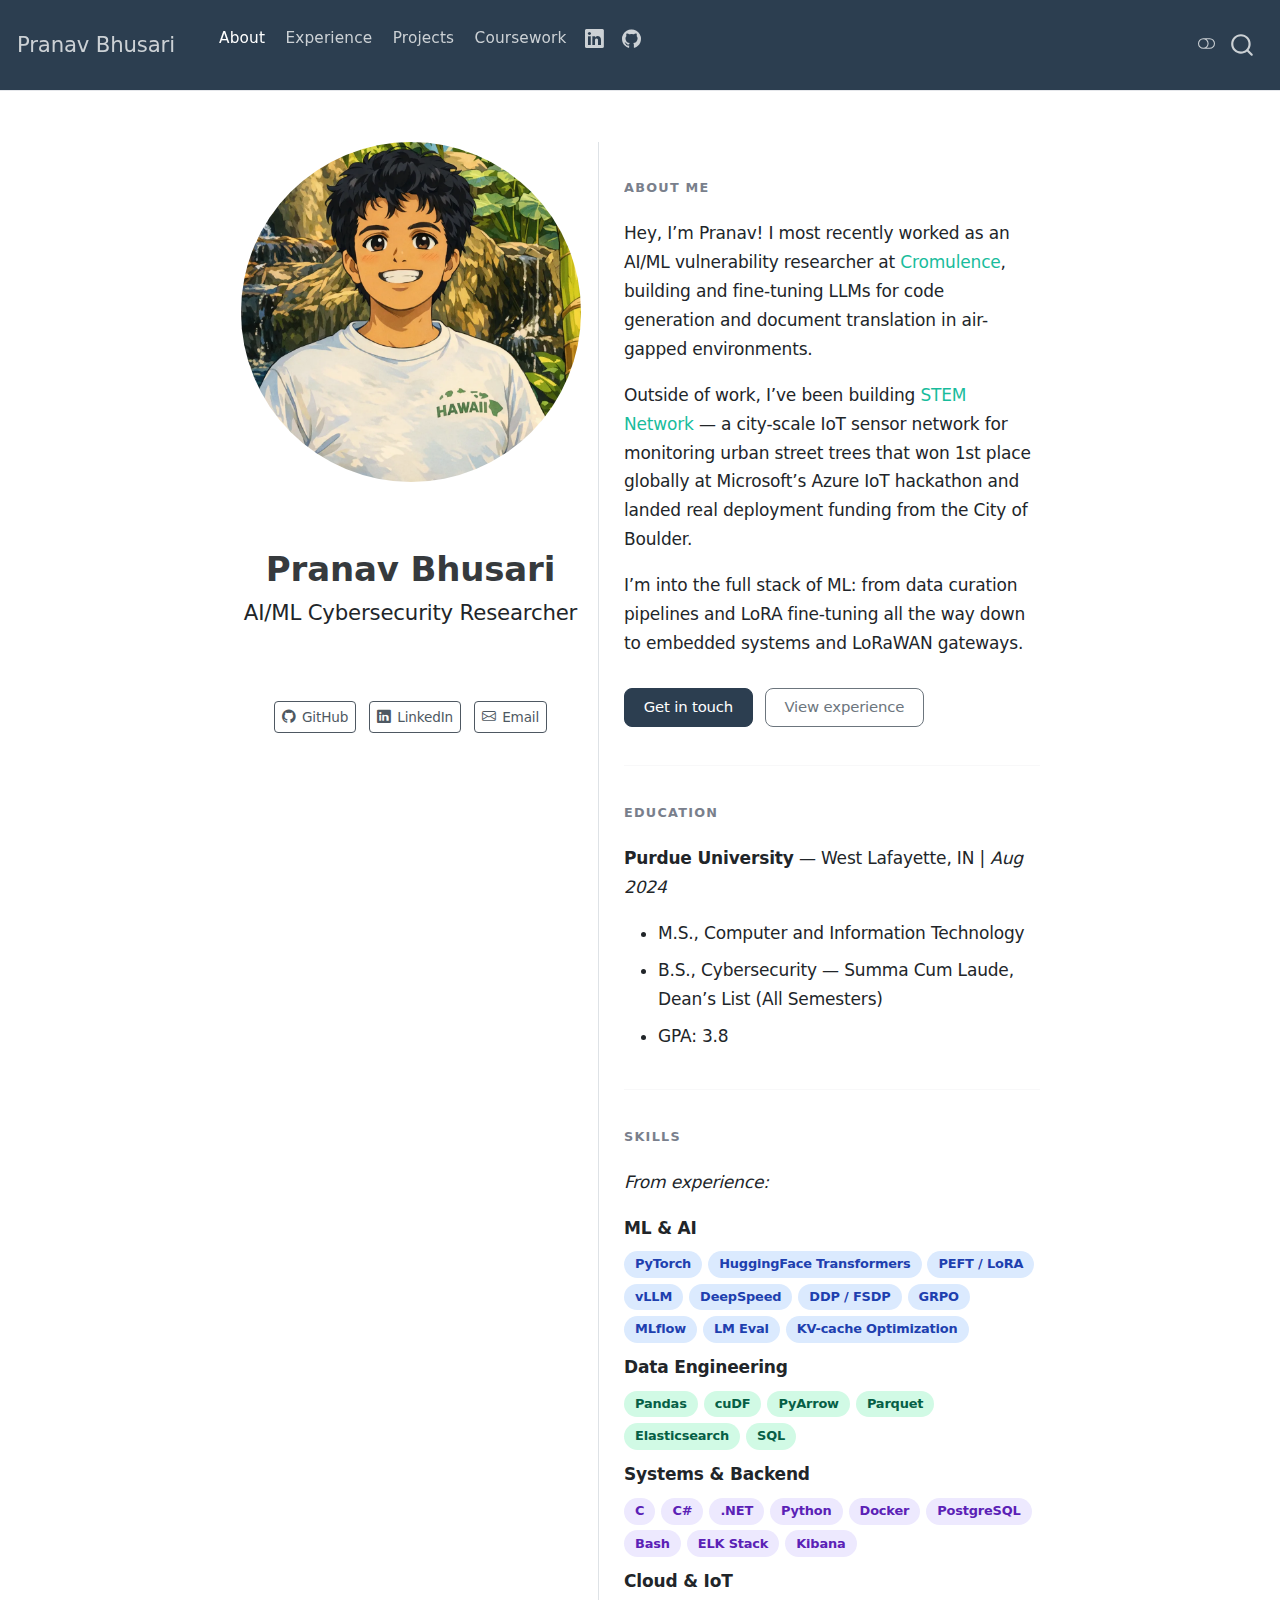
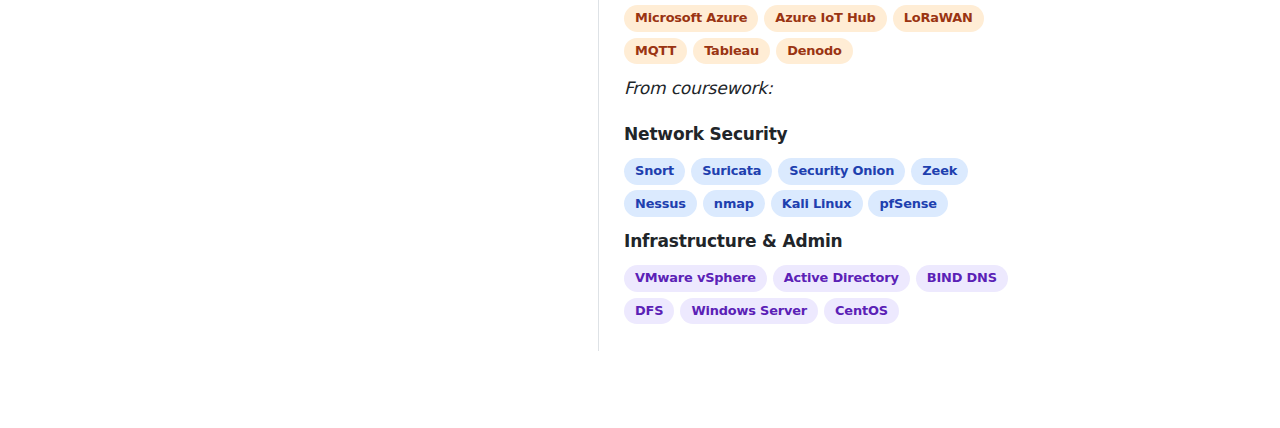
<file: index.html>
<!DOCTYPE html>
<html xmlns="http://www.w3.org/1999/xhtml" lang="en" xml:lang="en"><head>

<meta charset="utf-8">
<meta name="generator" content="quarto-1.3.450">

<meta name="viewport" content="width=device-width, initial-scale=1.0, user-scalable=yes">


<title>Pranav Bhusari</title>
<style>
code{white-space: pre-wrap;}
span.smallcaps{font-variant: small-caps;}
div.columns{display: flex; gap: min(4vw, 1.5em);}
div.column{flex: auto; overflow-x: auto;}
div.hanging-indent{margin-left: 1.5em; text-indent: -1.5em;}
ul.task-list{list-style: none;}
ul.task-list li input[type="checkbox"] {
  width: 0.8em;
  margin: 0 0.8em 0.2em -1em; /* quarto-specific, see https://github.com/quarto-dev/quarto-cli/issues/4556 */ 
  vertical-align: middle;
}
</style>


<script src="site_libs/quarto-nav/quarto-nav.js"></script>
<script src="site_libs/quarto-nav/headroom.min.js"></script>
<script src="site_libs/clipboard/clipboard.min.js"></script>
<script src="site_libs/quarto-search/autocomplete.umd.js"></script>
<script src="site_libs/quarto-search/fuse.min.js"></script>
<script src="site_libs/quarto-search/quarto-search.js"></script>
<meta name="quarto:offset" content="./">
<script src="site_libs/quarto-html/quarto.js"></script>
<script src="site_libs/quarto-html/popper.min.js"></script>
<script src="site_libs/quarto-html/tippy.umd.min.js"></script>
<link href="site_libs/quarto-html/tippy.css" rel="stylesheet">
<link href="site_libs/quarto-html/quarto-syntax-highlighting.css" rel="stylesheet" class="quarto-color-scheme" id="quarto-text-highlighting-styles">
<link href="site_libs/quarto-html/quarto-syntax-highlighting-dark.css" rel="prefetch" class="quarto-color-scheme quarto-color-alternate" id="quarto-text-highlighting-styles">
<script src="site_libs/bootstrap/bootstrap.min.js"></script>
<link href="site_libs/bootstrap/bootstrap-icons.css" rel="stylesheet">
<link href="site_libs/bootstrap/bootstrap.min.css" rel="stylesheet" class="quarto-color-scheme" id="quarto-bootstrap" data-mode="light">
<link href="site_libs/bootstrap/bootstrap-dark.min.css" rel="prefetch" class="quarto-color-scheme quarto-color-alternate" id="quarto-bootstrap" data-mode="dark">
<script id="quarto-search-options" type="application/json">{
  "location": "navbar",
  "copy-button": false,
  "collapse-after": 3,
  "panel-placement": "end",
  "type": "overlay",
  "limit": 20,
  "language": {
    "search-no-results-text": "No results",
    "search-matching-documents-text": "matching documents",
    "search-copy-link-title": "Copy link to search",
    "search-hide-matches-text": "Hide additional matches",
    "search-more-match-text": "more match in this document",
    "search-more-matches-text": "more matches in this document",
    "search-clear-button-title": "Clear",
    "search-detached-cancel-button-title": "Cancel",
    "search-submit-button-title": "Submit",
    "search-label": "Search"
  }
}</script>
<script async="" src="https://www.googletagmanager.com/gtag/js?id=G-5J7SM3B7J1"></script>

<script type="text/javascript">

window.dataLayer = window.dataLayer || [];
function gtag(){dataLayer.push(arguments);}
gtag('js', new Date());
gtag('config', 'G-5J7SM3B7J1', { 'anonymize_ip': true});
</script>


<link rel="stylesheet" href="styles.css">
</head>

<body class="nav-fixed fullcontent">

<div id="quarto-search-results"></div>
  <header id="quarto-header" class="headroom fixed-top">
    <nav class="navbar navbar-expand-lg navbar-dark ">
      <div class="navbar-container container-fluid">
      <div class="navbar-brand-container">
    <a class="navbar-brand" href="./index.html">
    <span class="navbar-title">Pranav Bhusari</span>
    </a>
  </div>
            <div id="quarto-search" class="" title="Search"></div>
          <button class="navbar-toggler" type="button" data-bs-toggle="collapse" data-bs-target="#navbarCollapse" aria-controls="navbarCollapse" aria-expanded="false" aria-label="Toggle navigation" onclick="if (window.quartoToggleHeadroom) { window.quartoToggleHeadroom(); }">
  <span class="navbar-toggler-icon"></span>
</button>
          <div class="collapse navbar-collapse" id="navbarCollapse">
            <ul class="navbar-nav navbar-nav-scroll me-auto">
  <li class="nav-item">
    <a class="nav-link active" href="./index.html" rel="" target="" aria-current="page">
 <span class="menu-text">About</span></a>
  </li>  
  <li class="nav-item">
    <a class="nav-link" href="./experience.html" rel="" target="">
 <span class="menu-text">Experience</span></a>
  </li>  
  <li class="nav-item">
    <a class="nav-link" href="./projects.html" rel="" target="">
 <span class="menu-text">Projects</span></a>
  </li>  
  <li class="nav-item">
    <a class="nav-link" href="./coursework.html" rel="" target="">
 <span class="menu-text">Coursework</span></a>
  </li>  
  <li class="nav-item compact">
    <a class="nav-link" href="https://www.linkedin.com/in/pranav-bhusari/" rel="" target=""><i class="bi bi-linkedin" role="img">
</i> 
 <span class="menu-text"></span></a>
  </li>  
  <li class="nav-item compact">
    <a class="nav-link" href="https://github.com/pbhusari" rel="" target=""><i class="bi bi-github" role="img">
</i> 
 <span class="menu-text"></span></a>
  </li>  
</ul>
            <div class="quarto-navbar-tools ms-auto">
  <a href="" class="quarto-color-scheme-toggle quarto-navigation-tool  px-1" onclick="window.quartoToggleColorScheme(); return false;" title="Toggle dark mode"><i class="bi"></i></a>
</div>
          </div> <!-- /navcollapse -->
      </div> <!-- /container-fluid -->
    </nav>
</header>
<!-- content -->
<div id="quarto-content" class="quarto-container page-columns page-rows-contents page-layout-article page-navbar">
<!-- sidebar -->
<!-- margin-sidebar -->
    
<!-- main -->
<div class="quarto-about-trestles">
  <div class="about-entity">
    <img src="profile.webp" class="about-image
  round " style="height: 20em; width: 20em;">
<header id="title-block-header" class="quarto-title-block default">
<div class="quarto-title">
<h1 class="title">Pranav Bhusari</h1>
<p class="subtitle lead">AI/ML Cybersecurity Researcher</p>
</div>
<div class="quarto-title-meta">
  </div>
</header>
    <div class="about-links">
  <a href="https://github.com/pbhusari" class="about-link" rel="" target="">
    <i class="bi bi-github"></i>
     <span class="about-link-text">GitHub</span>
  </a>
  <a href="https://www.linkedin.com/in/pranav-bhusari/" class="about-link" rel="" target="">
    <i class="bi bi-linkedin"></i>
     <span class="about-link-text">LinkedIn</span>
  </a>
  <a href="mailto:pranavbhusari2013@gmail.com" class="about-link" rel="" target="">
    <i class="bi bi-envelope"></i>
     <span class="about-link-text">Email</span>
  </a>
</div>
  </div>
  <div class="about-contents"><main class="content" id="quarto-document-content">
<section id="about-me" class="level2">
<h2 data-anchor-id="about-me">About Me</h2>
<p>Hey, I’m Pranav! I most recently worked as an AI/ML vulnerability researcher at <a href="https://www.cromulence.com">Cromulence</a>, building and fine-tuning LLMs for code generation and document translation in air-gapped environments.</p>
<p>Outside of work, I’ve been building <a href="./projects.html">STEM Network</a> — a city-scale IoT sensor network for monitoring urban street trees that won 1st place globally at Microsoft’s Azure IoT hackathon and landed real deployment funding from the City of Boulder.</p>
<p>I’m into the full stack of ML: from data curation pipelines and LoRA fine-tuning all the way down to embedded systems and LoRaWAN gateways.</p>
<p><a href="mailto:pranavbhusari2013@gmail.com" class="btn btn-primary">Get in touch</a> <a href="./experience.html" class="btn btn-outline-secondary">View experience</a></p>
<hr>
</section>
<section id="education" class="level2">
<h2 data-anchor-id="education">Education</h2>
<p><strong>Purdue University</strong> — West Lafayette, IN | <em>Aug 2024</em></p>
<ul>
<li>M.S., Computer and Information Technology</li>
<li>B.S., Cybersecurity — Summa Cum Laude, Dean’s List (All Semesters)</li>
<li>GPA: 3.8</li>
</ul>
<hr>
</section>
<section id="skills" class="level2">
<h2 data-anchor-id="skills">Skills</h2>
<p><em>From experience:</em></p>
<div class="skill-group">
<p><strong>ML &amp; AI</strong></p>
<p><span class="pill pill-blue">PyTorch</span> <span class="pill pill-blue">HuggingFace Transformers</span> <span class="pill pill-blue">PEFT / LoRA</span> <span class="pill pill-blue">vLLM</span> <span class="pill pill-blue">DeepSpeed</span> <span class="pill pill-blue">DDP / FSDP</span> <span class="pill pill-blue">GRPO</span> <span class="pill pill-blue">MLflow</span> <span class="pill pill-blue">LM Eval</span> <span class="pill pill-blue">KV-cache Optimization</span></p>
</div>
<div class="skill-group">
<p><strong>Data Engineering</strong></p>
<p><span class="pill pill-green">Pandas</span> <span class="pill pill-green">cuDF</span> <span class="pill pill-green">PyArrow</span> <span class="pill pill-green">Parquet</span> <span class="pill pill-green">Elasticsearch</span> <span class="pill pill-green">SQL</span></p>
</div>
<div class="skill-group">
<p><strong>Systems &amp; Backend</strong></p>
<p><span class="pill pill-purple">C</span> <span class="pill pill-purple">C#</span> <span class="pill pill-purple">.NET</span> <span class="pill pill-purple">Python</span> <span class="pill pill-purple">Docker</span> <span class="pill pill-purple">PostgreSQL</span> <span class="pill pill-purple">Bash</span> <span class="pill pill-purple">ELK Stack</span> <span class="pill pill-purple">Kibana</span></p>
</div>
<div class="skill-group">
<p><strong>Cloud &amp; IoT</strong></p>
<p><span class="pill pill-orange">Microsoft Azure</span> <span class="pill pill-orange">Azure IoT Hub</span> <span class="pill pill-orange">LoRaWAN</span> <span class="pill pill-orange">MQTT</span> <span class="pill pill-orange">Tableau</span> <span class="pill pill-orange">Denodo</span></p>
</div>
<p><em>From coursework:</em></p>
<div class="skill-group">
<p><strong>Network Security</strong></p>
<p><span class="pill pill-blue">Snort</span> <span class="pill pill-blue">Suricata</span> <span class="pill pill-blue">Security Onion</span> <span class="pill pill-blue">Zeek</span> <span class="pill pill-blue">Nessus</span> <span class="pill pill-blue">nmap</span> <span class="pill pill-blue">Kali Linux</span> <span class="pill pill-blue">pfSense</span></p>
</div>
<div class="skill-group">
<p><strong>Infrastructure &amp; Admin</strong></p>
<p><span class="pill pill-purple">VMware vSphere</span> <span class="pill pill-purple">Active Directory</span> <span class="pill pill-purple">BIND DNS</span> <span class="pill pill-purple">DFS</span> <span class="pill pill-purple">Windows Server</span> <span class="pill pill-purple">CentOS</span></p>
</div>


</section>
</main></div>
</div>
 <!-- /main -->
<script id="quarto-html-after-body" type="application/javascript">
window.document.addEventListener("DOMContentLoaded", function (event) {
  const toggleBodyColorMode = (bsSheetEl) => {
    const mode = bsSheetEl.getAttribute("data-mode");
    const bodyEl = window.document.querySelector("body");
    if (mode === "dark") {
      bodyEl.classList.add("quarto-dark");
      bodyEl.classList.remove("quarto-light");
    } else {
      bodyEl.classList.add("quarto-light");
      bodyEl.classList.remove("quarto-dark");
    }
  }
  const toggleBodyColorPrimary = () => {
    const bsSheetEl = window.document.querySelector("link#quarto-bootstrap");
    if (bsSheetEl) {
      toggleBodyColorMode(bsSheetEl);
    }
  }
  toggleBodyColorPrimary();  
  const disableStylesheet = (stylesheets) => {
    for (let i=0; i < stylesheets.length; i++) {
      const stylesheet = stylesheets[i];
      stylesheet.rel = 'prefetch';
    }
  }
  const enableStylesheet = (stylesheets) => {
    for (let i=0; i < stylesheets.length; i++) {
      const stylesheet = stylesheets[i];
      stylesheet.rel = 'stylesheet';
    }
  }
  const manageTransitions = (selector, allowTransitions) => {
    const els = window.document.querySelectorAll(selector);
    for (let i=0; i < els.length; i++) {
      const el = els[i];
      if (allowTransitions) {
        el.classList.remove('notransition');
      } else {
        el.classList.add('notransition');
      }
    }
  }
  const toggleColorMode = (alternate) => {
    // Switch the stylesheets
    const alternateStylesheets = window.document.querySelectorAll('link.quarto-color-scheme.quarto-color-alternate');
    manageTransitions('#quarto-margin-sidebar .nav-link', false);
    if (alternate) {
      enableStylesheet(alternateStylesheets);
      for (const sheetNode of alternateStylesheets) {
        if (sheetNode.id === "quarto-bootstrap") {
          toggleBodyColorMode(sheetNode);
        }
      }
    } else {
      disableStylesheet(alternateStylesheets);
      toggleBodyColorPrimary();
    }
    manageTransitions('#quarto-margin-sidebar .nav-link', true);
    // Switch the toggles
    const toggles = window.document.querySelectorAll('.quarto-color-scheme-toggle');
    for (let i=0; i < toggles.length; i++) {
      const toggle = toggles[i];
      if (toggle) {
        if (alternate) {
          toggle.classList.add("alternate");     
        } else {
          toggle.classList.remove("alternate");
        }
      }
    }
    // Hack to workaround the fact that safari doesn't
    // properly recolor the scrollbar when toggling (#1455)
    if (navigator.userAgent.indexOf('Safari') > 0 && navigator.userAgent.indexOf('Chrome') == -1) {
      manageTransitions("body", false);
      window.scrollTo(0, 1);
      setTimeout(() => {
        window.scrollTo(0, 0);
        manageTransitions("body", true);
      }, 40);  
    }
  }
  const isFileUrl = () => { 
    return window.location.protocol === 'file:';
  }
  const hasAlternateSentinel = () => {  
    let styleSentinel = getColorSchemeSentinel();
    if (styleSentinel !== null) {
      return styleSentinel === "alternate";
    } else {
      return false;
    }
  }
  const setStyleSentinel = (alternate) => {
    const value = alternate ? "alternate" : "default";
    if (!isFileUrl()) {
      window.localStorage.setItem("quarto-color-scheme", value);
    } else {
      localAlternateSentinel = value;
    }
  }
  const getColorSchemeSentinel = () => {
    if (!isFileUrl()) {
      const storageValue = window.localStorage.getItem("quarto-color-scheme");
      return storageValue != null ? storageValue : localAlternateSentinel;
    } else {
      return localAlternateSentinel;
    }
  }
  let localAlternateSentinel = 'default';
  // Dark / light mode switch
  window.quartoToggleColorScheme = () => {
    // Read the current dark / light value 
    let toAlternate = !hasAlternateSentinel();
    toggleColorMode(toAlternate);
    setStyleSentinel(toAlternate);
  };
  // Ensure there is a toggle, if there isn't float one in the top right
  if (window.document.querySelector('.quarto-color-scheme-toggle') === null) {
    const a = window.document.createElement('a');
    a.classList.add('top-right');
    a.classList.add('quarto-color-scheme-toggle');
    a.href = "";
    a.onclick = function() { try { window.quartoToggleColorScheme(); } catch {} return false; };
    const i = window.document.createElement("i");
    i.classList.add('bi');
    a.appendChild(i);
    window.document.body.appendChild(a);
  }
  // Switch to dark mode if need be
  if (hasAlternateSentinel()) {
    toggleColorMode(true);
  } else {
    toggleColorMode(false);
  }
  const isCodeAnnotation = (el) => {
    for (const clz of el.classList) {
      if (clz.startsWith('code-annotation-')) {                     
        return true;
      }
    }
    return false;
  }
  const clipboard = new window.ClipboardJS('.code-copy-button', {
    text: function(trigger) {
      const codeEl = trigger.previousElementSibling.cloneNode(true);
      for (const childEl of codeEl.children) {
        if (isCodeAnnotation(childEl)) {
          childEl.remove();
        }
      }
      return codeEl.innerText;
    }
  });
  clipboard.on('success', function(e) {
    // button target
    const button = e.trigger;
    // don't keep focus
    button.blur();
    // flash "checked"
    button.classList.add('code-copy-button-checked');
    var currentTitle = button.getAttribute("title");
    button.setAttribute("title", "Copied!");
    let tooltip;
    if (window.bootstrap) {
      button.setAttribute("data-bs-toggle", "tooltip");
      button.setAttribute("data-bs-placement", "left");
      button.setAttribute("data-bs-title", "Copied!");
      tooltip = new bootstrap.Tooltip(button, 
        { trigger: "manual", 
          customClass: "code-copy-button-tooltip",
          offset: [0, -8]});
      tooltip.show();    
    }
    setTimeout(function() {
      if (tooltip) {
        tooltip.hide();
        button.removeAttribute("data-bs-title");
        button.removeAttribute("data-bs-toggle");
        button.removeAttribute("data-bs-placement");
      }
      button.setAttribute("title", currentTitle);
      button.classList.remove('code-copy-button-checked');
    }, 1000);
    // clear code selection
    e.clearSelection();
  });
  function tippyHover(el, contentFn) {
    const config = {
      allowHTML: true,
      content: contentFn,
      maxWidth: 500,
      delay: 100,
      arrow: false,
      appendTo: function(el) {
          return el.parentElement;
      },
      interactive: true,
      interactiveBorder: 10,
      theme: 'quarto',
      placement: 'bottom-start'
    };
    window.tippy(el, config); 
  }
  const noterefs = window.document.querySelectorAll('a[role="doc-noteref"]');
  for (var i=0; i<noterefs.length; i++) {
    const ref = noterefs[i];
    tippyHover(ref, function() {
      // use id or data attribute instead here
      let href = ref.getAttribute('data-footnote-href') || ref.getAttribute('href');
      try { href = new URL(href).hash; } catch {}
      const id = href.replace(/^#\/?/, "");
      const note = window.document.getElementById(id);
      return note.innerHTML;
    });
  }
      let selectedAnnoteEl;
      const selectorForAnnotation = ( cell, annotation) => {
        let cellAttr = 'data-code-cell="' + cell + '"';
        let lineAttr = 'data-code-annotation="' +  annotation + '"';
        const selector = 'span[' + cellAttr + '][' + lineAttr + ']';
        return selector;
      }
      const selectCodeLines = (annoteEl) => {
        const doc = window.document;
        const targetCell = annoteEl.getAttribute("data-target-cell");
        const targetAnnotation = annoteEl.getAttribute("data-target-annotation");
        const annoteSpan = window.document.querySelector(selectorForAnnotation(targetCell, targetAnnotation));
        const lines = annoteSpan.getAttribute("data-code-lines").split(",");
        const lineIds = lines.map((line) => {
          return targetCell + "-" + line;
        })
        let top = null;
        let height = null;
        let parent = null;
        if (lineIds.length > 0) {
            //compute the position of the single el (top and bottom and make a div)
            const el = window.document.getElementById(lineIds[0]);
            top = el.offsetTop;
            height = el.offsetHeight;
            parent = el.parentElement.parentElement;
          if (lineIds.length > 1) {
            const lastEl = window.document.getElementById(lineIds[lineIds.length - 1]);
            const bottom = lastEl.offsetTop + lastEl.offsetHeight;
            height = bottom - top;
          }
          if (top !== null && height !== null && parent !== null) {
            // cook up a div (if necessary) and position it 
            let div = window.document.getElementById("code-annotation-line-highlight");
            if (div === null) {
              div = window.document.createElement("div");
              div.setAttribute("id", "code-annotation-line-highlight");
              div.style.position = 'absolute';
              parent.appendChild(div);
            }
            div.style.top = top - 2 + "px";
            div.style.height = height + 4 + "px";
            let gutterDiv = window.document.getElementById("code-annotation-line-highlight-gutter");
            if (gutterDiv === null) {
              gutterDiv = window.document.createElement("div");
              gutterDiv.setAttribute("id", "code-annotation-line-highlight-gutter");
              gutterDiv.style.position = 'absolute';
              const codeCell = window.document.getElementById(targetCell);
              const gutter = codeCell.querySelector('.code-annotation-gutter');
              gutter.appendChild(gutterDiv);
            }
            gutterDiv.style.top = top - 2 + "px";
            gutterDiv.style.height = height + 4 + "px";
          }
          selectedAnnoteEl = annoteEl;
        }
      };
      const unselectCodeLines = () => {
        const elementsIds = ["code-annotation-line-highlight", "code-annotation-line-highlight-gutter"];
        elementsIds.forEach((elId) => {
          const div = window.document.getElementById(elId);
          if (div) {
            div.remove();
          }
        });
        selectedAnnoteEl = undefined;
      };
      // Attach click handler to the DT
      const annoteDls = window.document.querySelectorAll('dt[data-target-cell]');
      for (const annoteDlNode of annoteDls) {
        annoteDlNode.addEventListener('click', (event) => {
          const clickedEl = event.target;
          if (clickedEl !== selectedAnnoteEl) {
            unselectCodeLines();
            const activeEl = window.document.querySelector('dt[data-target-cell].code-annotation-active');
            if (activeEl) {
              activeEl.classList.remove('code-annotation-active');
            }
            selectCodeLines(clickedEl);
            clickedEl.classList.add('code-annotation-active');
          } else {
            // Unselect the line
            unselectCodeLines();
            clickedEl.classList.remove('code-annotation-active');
          }
        });
      }
  const findCites = (el) => {
    const parentEl = el.parentElement;
    if (parentEl) {
      const cites = parentEl.dataset.cites;
      if (cites) {
        return {
          el,
          cites: cites.split(' ')
        };
      } else {
        return findCites(el.parentElement)
      }
    } else {
      return undefined;
    }
  };
  var bibliorefs = window.document.querySelectorAll('a[role="doc-biblioref"]');
  for (var i=0; i<bibliorefs.length; i++) {
    const ref = bibliorefs[i];
    const citeInfo = findCites(ref);
    if (citeInfo) {
      tippyHover(citeInfo.el, function() {
        var popup = window.document.createElement('div');
        citeInfo.cites.forEach(function(cite) {
          var citeDiv = window.document.createElement('div');
          citeDiv.classList.add('hanging-indent');
          citeDiv.classList.add('csl-entry');
          var biblioDiv = window.document.getElementById('ref-' + cite);
          if (biblioDiv) {
            citeDiv.innerHTML = biblioDiv.innerHTML;
          }
          popup.appendChild(citeDiv);
        });
        return popup.innerHTML;
      });
    }
  }
});
</script>
</div> <!-- /content -->



</body></html>
</file>
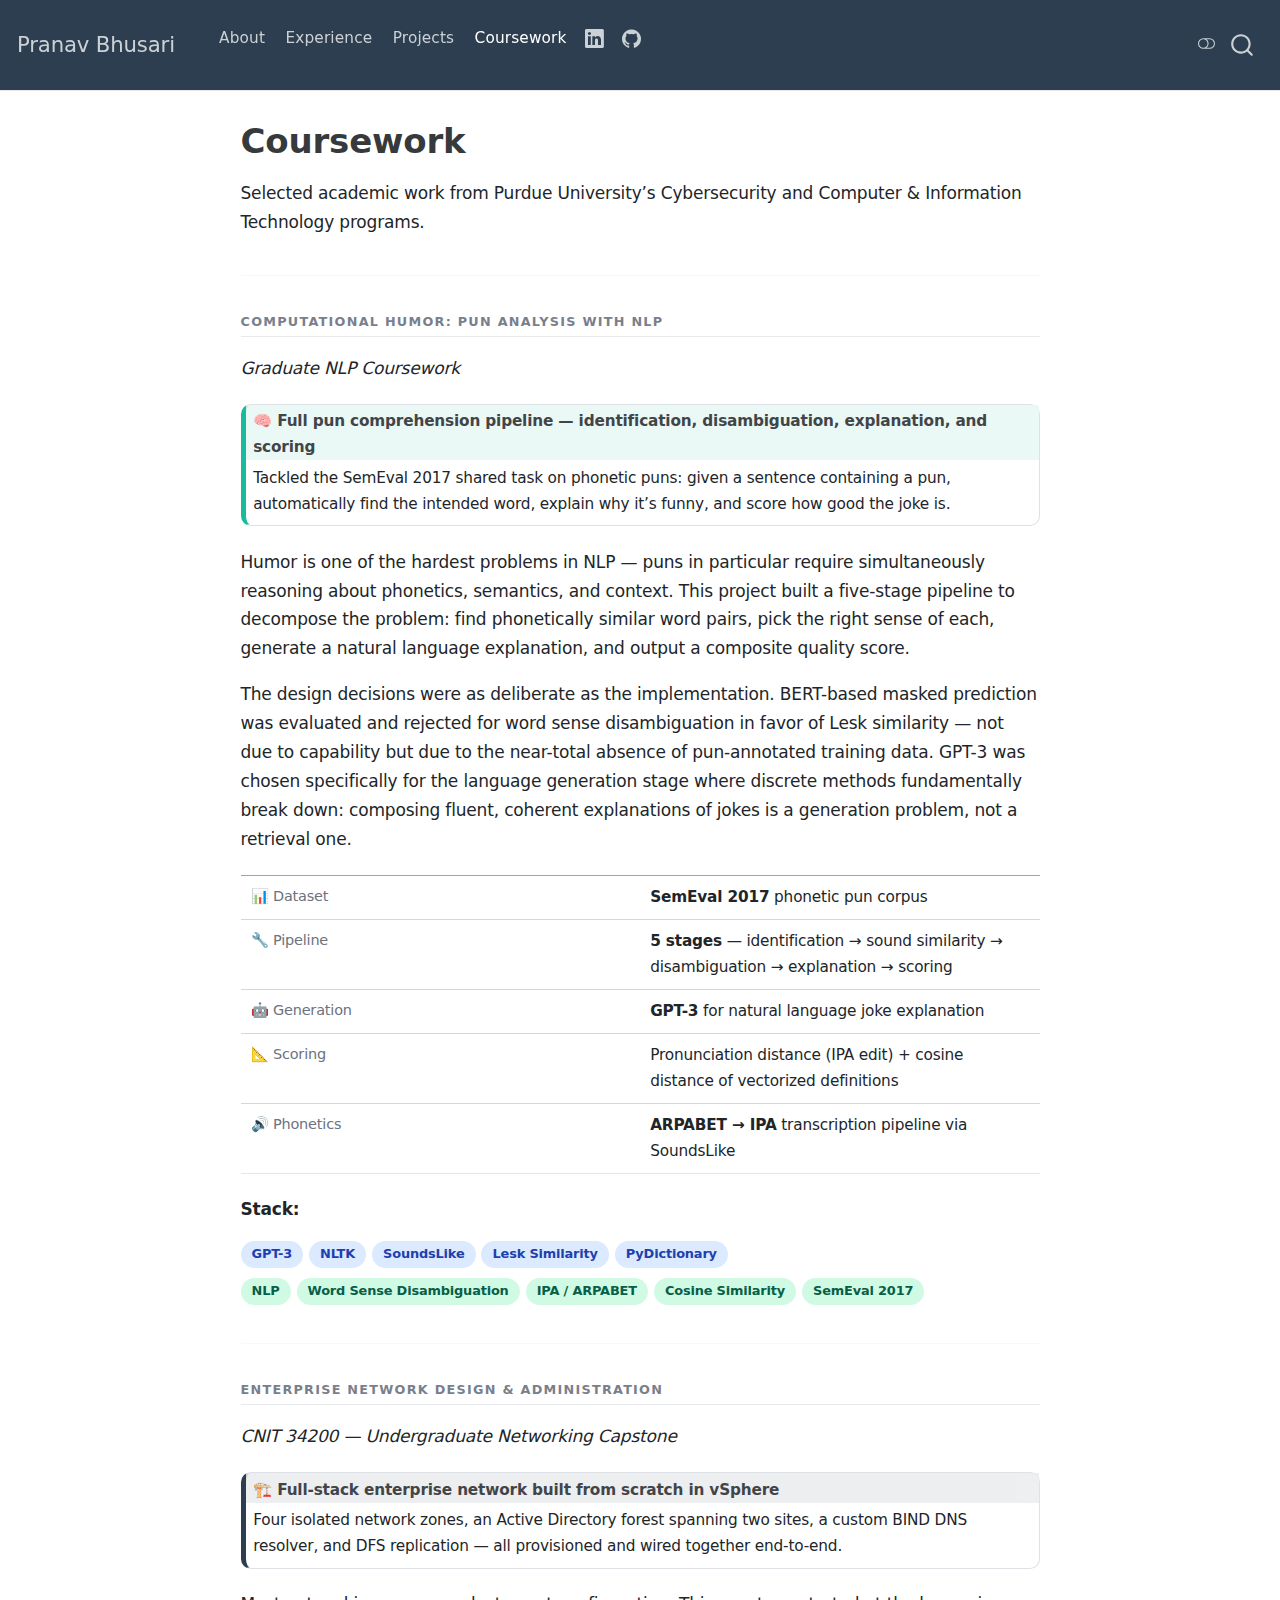
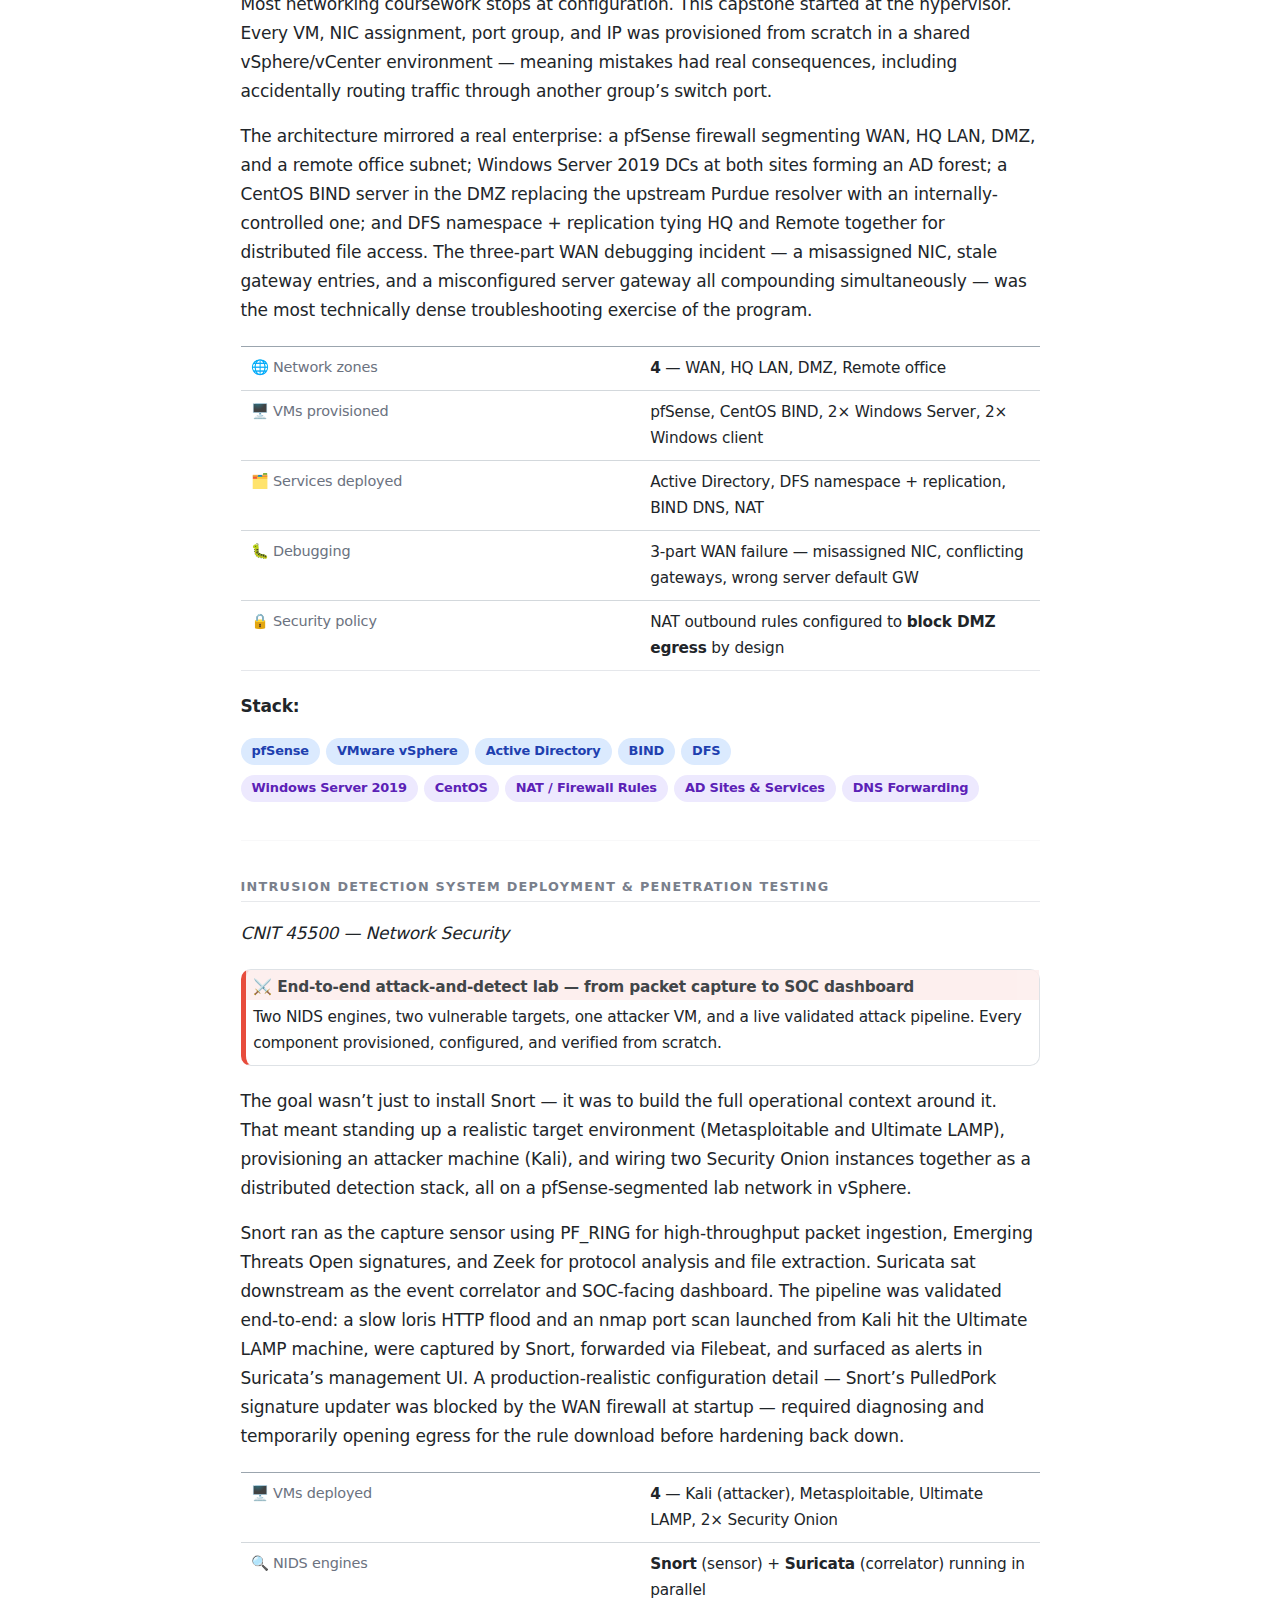
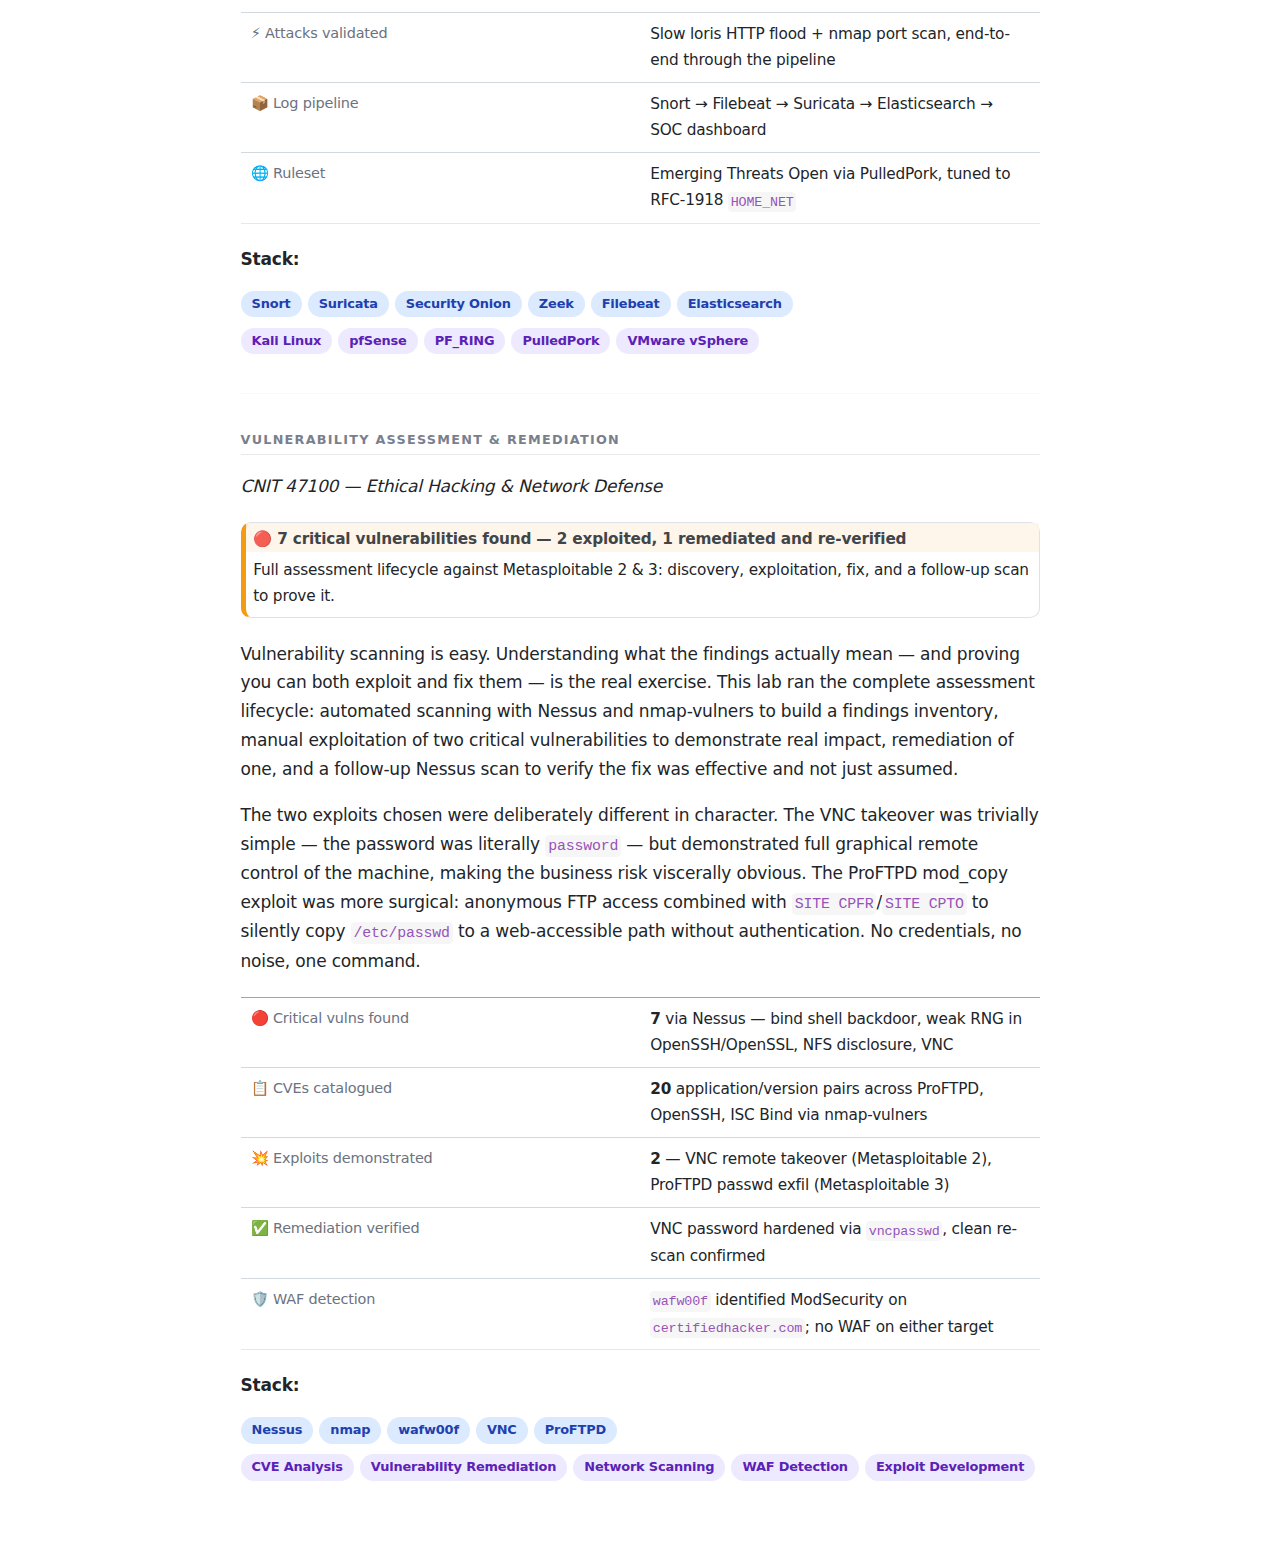
<file: coursework.html>
<!DOCTYPE html>
<html xmlns="http://www.w3.org/1999/xhtml" lang="en" xml:lang="en"><head>

<meta charset="utf-8">
<meta name="generator" content="quarto-1.3.450">

<meta name="viewport" content="width=device-width, initial-scale=1.0, user-scalable=yes">


<title>Pranav Bhusari - Coursework</title>
<style>
code{white-space: pre-wrap;}
span.smallcaps{font-variant: small-caps;}
div.columns{display: flex; gap: min(4vw, 1.5em);}
div.column{flex: auto; overflow-x: auto;}
div.hanging-indent{margin-left: 1.5em; text-indent: -1.5em;}
ul.task-list{list-style: none;}
ul.task-list li input[type="checkbox"] {
  width: 0.8em;
  margin: 0 0.8em 0.2em -1em; /* quarto-specific, see https://github.com/quarto-dev/quarto-cli/issues/4556 */ 
  vertical-align: middle;
}
</style>


<script src="site_libs/quarto-nav/quarto-nav.js"></script>
<script src="site_libs/quarto-nav/headroom.min.js"></script>
<script src="site_libs/clipboard/clipboard.min.js"></script>
<script src="site_libs/quarto-search/autocomplete.umd.js"></script>
<script src="site_libs/quarto-search/fuse.min.js"></script>
<script src="site_libs/quarto-search/quarto-search.js"></script>
<meta name="quarto:offset" content="./">
<script src="site_libs/quarto-html/quarto.js"></script>
<script src="site_libs/quarto-html/popper.min.js"></script>
<script src="site_libs/quarto-html/tippy.umd.min.js"></script>
<script src="site_libs/quarto-html/anchor.min.js"></script>
<link href="site_libs/quarto-html/tippy.css" rel="stylesheet">
<link href="site_libs/quarto-html/quarto-syntax-highlighting.css" rel="stylesheet" class="quarto-color-scheme" id="quarto-text-highlighting-styles">
<link href="site_libs/quarto-html/quarto-syntax-highlighting-dark.css" rel="prefetch" class="quarto-color-scheme quarto-color-alternate" id="quarto-text-highlighting-styles">
<script src="site_libs/bootstrap/bootstrap.min.js"></script>
<link href="site_libs/bootstrap/bootstrap-icons.css" rel="stylesheet">
<link href="site_libs/bootstrap/bootstrap.min.css" rel="stylesheet" class="quarto-color-scheme" id="quarto-bootstrap" data-mode="light">
<link href="site_libs/bootstrap/bootstrap-dark.min.css" rel="prefetch" class="quarto-color-scheme quarto-color-alternate" id="quarto-bootstrap" data-mode="dark">
<script id="quarto-search-options" type="application/json">{
  "location": "navbar",
  "copy-button": false,
  "collapse-after": 3,
  "panel-placement": "end",
  "type": "overlay",
  "limit": 20,
  "language": {
    "search-no-results-text": "No results",
    "search-matching-documents-text": "matching documents",
    "search-copy-link-title": "Copy link to search",
    "search-hide-matches-text": "Hide additional matches",
    "search-more-match-text": "more match in this document",
    "search-more-matches-text": "more matches in this document",
    "search-clear-button-title": "Clear",
    "search-detached-cancel-button-title": "Cancel",
    "search-submit-button-title": "Submit",
    "search-label": "Search"
  }
}</script>
<script async="" src="https://www.googletagmanager.com/gtag/js?id=G-5J7SM3B7J1"></script>

<script type="text/javascript">

window.dataLayer = window.dataLayer || [];
function gtag(){dataLayer.push(arguments);}
gtag('js', new Date());
gtag('config', 'G-5J7SM3B7J1', { 'anonymize_ip': true});
</script>


<link rel="stylesheet" href="styles.css">
</head>

<body class="nav-fixed fullcontent">

<div id="quarto-search-results"></div>
  <header id="quarto-header" class="headroom fixed-top">
    <nav class="navbar navbar-expand-lg navbar-dark ">
      <div class="navbar-container container-fluid">
      <div class="navbar-brand-container">
    <a class="navbar-brand" href="./index.html">
    <span class="navbar-title">Pranav Bhusari</span>
    </a>
  </div>
            <div id="quarto-search" class="" title="Search"></div>
          <button class="navbar-toggler" type="button" data-bs-toggle="collapse" data-bs-target="#navbarCollapse" aria-controls="navbarCollapse" aria-expanded="false" aria-label="Toggle navigation" onclick="if (window.quartoToggleHeadroom) { window.quartoToggleHeadroom(); }">
  <span class="navbar-toggler-icon"></span>
</button>
          <div class="collapse navbar-collapse" id="navbarCollapse">
            <ul class="navbar-nav navbar-nav-scroll me-auto">
  <li class="nav-item">
    <a class="nav-link" href="./index.html" rel="" target="">
 <span class="menu-text">About</span></a>
  </li>  
  <li class="nav-item">
    <a class="nav-link" href="./experience.html" rel="" target="">
 <span class="menu-text">Experience</span></a>
  </li>  
  <li class="nav-item">
    <a class="nav-link" href="./projects.html" rel="" target="">
 <span class="menu-text">Projects</span></a>
  </li>  
  <li class="nav-item">
    <a class="nav-link active" href="./coursework.html" rel="" target="" aria-current="page">
 <span class="menu-text">Coursework</span></a>
  </li>  
  <li class="nav-item compact">
    <a class="nav-link" href="https://www.linkedin.com/in/pranav-bhusari/" rel="" target=""><i class="bi bi-linkedin" role="img">
</i> 
 <span class="menu-text"></span></a>
  </li>  
  <li class="nav-item compact">
    <a class="nav-link" href="https://github.com/pbhusari" rel="" target=""><i class="bi bi-github" role="img">
</i> 
 <span class="menu-text"></span></a>
  </li>  
</ul>
            <div class="quarto-navbar-tools ms-auto">
  <a href="" class="quarto-color-scheme-toggle quarto-navigation-tool  px-1" onclick="window.quartoToggleColorScheme(); return false;" title="Toggle dark mode"><i class="bi"></i></a>
</div>
          </div> <!-- /navcollapse -->
      </div> <!-- /container-fluid -->
    </nav>
</header>
<!-- content -->
<div id="quarto-content" class="quarto-container page-columns page-rows-contents page-layout-article page-navbar">
<!-- sidebar -->
<!-- margin-sidebar -->
    
<!-- main -->
<main class="content" id="quarto-document-content">

<header id="title-block-header" class="quarto-title-block default">
<div class="quarto-title">
<h1 class="title">Coursework</h1>
</div>



<div class="quarto-title-meta">

    
  
    
  </div>
  

</header>

<p>Selected academic work from Purdue University’s Cybersecurity and Computer &amp; Information Technology programs.</p>
<hr>
<section id="computational-humor-pun-analysis-with-nlp" class="level2">
<h2 class="anchored" data-anchor-id="computational-humor-pun-analysis-with-nlp">Computational Humor: Pun Analysis with NLP</h2>
<p><em>Graduate NLP Coursework</em></p>
<div class="callout callout-style-default callout-tip no-icon callout-titled">
<div class="callout-header d-flex align-content-center">
<div class="callout-icon-container">
<i class="callout-icon no-icon"></i>
</div>
<div class="callout-title-container flex-fill">
🧠 Full pun comprehension pipeline — identification, disambiguation, explanation, and scoring
</div>
</div>
<div class="callout-body-container callout-body">
<p>Tackled the SemEval 2017 shared task on phonetic puns: given a sentence containing a pun, automatically find the intended word, explain why it’s funny, and score how good the joke is.</p>
</div>
</div>
<p>Humor is one of the hardest problems in NLP — puns in particular require simultaneously reasoning about phonetics, semantics, and context. This project built a five-stage pipeline to decompose the problem: find phonetically similar word pairs, pick the right sense of each, generate a natural language explanation, and output a composite quality score.</p>
<p>The design decisions were as deliberate as the implementation. BERT-based masked prediction was evaluated and rejected for word sense disambiguation in favor of Lesk similarity — not due to capability but due to the near-total absence of pun-annotated training data. GPT-3 was chosen specifically for the language generation stage where discrete methods fundamentally break down: composing fluent, coherent explanations of jokes is a generation problem, not a retrieval one.</p>
<div class="project-stats">
<table class="table">
<colgroup>
<col style="width: 50%">
<col style="width: 50%">
</colgroup>
<tbody>
<tr class="odd">
<td>📊 Dataset</td>
<td><strong>SemEval 2017</strong> phonetic pun corpus</td>
</tr>
<tr class="even">
<td>🔧 Pipeline</td>
<td><strong>5 stages</strong> — identification → sound similarity → disambiguation → explanation → scoring</td>
</tr>
<tr class="odd">
<td>🤖 Generation</td>
<td><strong>GPT-3</strong> for natural language joke explanation</td>
</tr>
<tr class="even">
<td>📐 Scoring</td>
<td>Pronunciation distance (IPA edit) + cosine distance of vectorized definitions</td>
</tr>
<tr class="odd">
<td>🔊 Phonetics</td>
<td><strong>ARPABET → IPA</strong> transcription pipeline via SoundsLike</td>
</tr>
</tbody>
</table>
</div>
<p><strong>Stack:</strong></p>
<div class="skill-group">
<p><span class="pill pill-blue">GPT-3</span> <span class="pill pill-blue">NLTK</span> <span class="pill pill-blue">SoundsLike</span> <span class="pill pill-blue">Lesk Similarity</span> <span class="pill pill-blue">PyDictionary</span></p>
</div>
<div class="skill-group">
<p><span class="pill pill-green">NLP</span> <span class="pill pill-green">Word Sense Disambiguation</span> <span class="pill pill-green">IPA / ARPABET</span> <span class="pill pill-green">Cosine Similarity</span> <span class="pill pill-green">SemEval 2017</span></p>
</div>
<hr>
</section>
<section id="enterprise-network-design-administration" class="level2">
<h2 class="anchored" data-anchor-id="enterprise-network-design-administration">Enterprise Network Design &amp; Administration</h2>
<p><em>CNIT 34200 — Undergraduate Networking Capstone</em></p>
<div class="callout callout-style-default callout-note no-icon callout-titled">
<div class="callout-header d-flex align-content-center">
<div class="callout-icon-container">
<i class="callout-icon no-icon"></i>
</div>
<div class="callout-title-container flex-fill">
🏗️ Full-stack enterprise network built from scratch in vSphere
</div>
</div>
<div class="callout-body-container callout-body">
<p>Four isolated network zones, an Active Directory forest spanning two sites, a custom BIND DNS resolver, and DFS replication — all provisioned and wired together end-to-end.</p>
</div>
</div>
<p>Most networking coursework stops at configuration. This capstone started at the hypervisor. Every VM, NIC assignment, port group, and IP was provisioned from scratch in a shared vSphere/vCenter environment — meaning mistakes had real consequences, including accidentally routing traffic through another group’s switch port.</p>
<p>The architecture mirrored a real enterprise: a pfSense firewall segmenting WAN, HQ LAN, DMZ, and a remote office subnet; Windows Server 2019 DCs at both sites forming an AD forest; a CentOS BIND server in the DMZ replacing the upstream Purdue resolver with an internally-controlled one; and DFS namespace + replication tying HQ and Remote together for distributed file access. The three-part WAN debugging incident — a misassigned NIC, stale gateway entries, and a misconfigured server gateway all compounding simultaneously — was the most technically dense troubleshooting exercise of the program.</p>
<div class="project-stats">
<table class="table">
<colgroup>
<col style="width: 50%">
<col style="width: 50%">
</colgroup>
<tbody>
<tr class="odd">
<td>🌐 Network zones</td>
<td><strong>4</strong> — WAN, HQ LAN, DMZ, Remote office</td>
</tr>
<tr class="even">
<td>🖥️ VMs provisioned</td>
<td>pfSense, CentOS BIND, 2× Windows Server, 2× Windows client</td>
</tr>
<tr class="odd">
<td>🗂️ Services deployed</td>
<td>Active Directory, DFS namespace + replication, BIND DNS, NAT</td>
</tr>
<tr class="even">
<td>🐛 Debugging</td>
<td>3-part WAN failure — misassigned NIC, conflicting gateways, wrong server default GW</td>
</tr>
<tr class="odd">
<td>🔒 Security policy</td>
<td>NAT outbound rules configured to <strong>block DMZ egress</strong> by design</td>
</tr>
</tbody>
</table>
</div>
<p><strong>Stack:</strong></p>
<div class="skill-group">
<p><span class="pill pill-blue">pfSense</span> <span class="pill pill-blue">VMware vSphere</span> <span class="pill pill-blue">Active Directory</span> <span class="pill pill-blue">BIND</span> <span class="pill pill-blue">DFS</span></p>
</div>
<div class="skill-group">
<p><span class="pill pill-purple">Windows Server 2019</span> <span class="pill pill-purple">CentOS</span> <span class="pill pill-purple">NAT / Firewall Rules</span> <span class="pill pill-purple">AD Sites &amp; Services</span> <span class="pill pill-purple">DNS Forwarding</span></p>
</div>
<hr>
</section>
<section id="intrusion-detection-system-deployment-penetration-testing" class="level2">
<h2 class="anchored" data-anchor-id="intrusion-detection-system-deployment-penetration-testing">Intrusion Detection System Deployment &amp; Penetration Testing</h2>
<p><em>CNIT 45500 — Network Security</em></p>
<div class="callout callout-style-default callout-important no-icon callout-titled">
<div class="callout-header d-flex align-content-center">
<div class="callout-icon-container">
<i class="callout-icon no-icon"></i>
</div>
<div class="callout-title-container flex-fill">
⚔️ End-to-end attack-and-detect lab — from packet capture to SOC dashboard
</div>
</div>
<div class="callout-body-container callout-body">
<p>Two NIDS engines, two vulnerable targets, one attacker VM, and a live validated attack pipeline. Every component provisioned, configured, and verified from scratch.</p>
</div>
</div>
<p>The goal wasn’t just to install Snort — it was to build the full operational context around it. That meant standing up a realistic target environment (Metasploitable and Ultimate LAMP), provisioning an attacker machine (Kali), and wiring two Security Onion instances together as a distributed detection stack, all on a pfSense-segmented lab network in vSphere.</p>
<p>Snort ran as the capture sensor using PF_RING for high-throughput packet ingestion, Emerging Threats Open signatures, and Zeek for protocol analysis and file extraction. Suricata sat downstream as the event correlator and SOC-facing dashboard. The pipeline was validated end-to-end: a slow loris HTTP flood and an nmap port scan launched from Kali hit the Ultimate LAMP machine, were captured by Snort, forwarded via Filebeat, and surfaced as alerts in Suricata’s management UI. A production-realistic configuration detail — Snort’s PulledPork signature updater was blocked by the WAN firewall at startup — required diagnosing and temporarily opening egress for the rule download before hardening back down.</p>
<div class="project-stats">
<table class="table">
<colgroup>
<col style="width: 50%">
<col style="width: 50%">
</colgroup>
<tbody>
<tr class="odd">
<td>🖥️ VMs deployed</td>
<td><strong>4</strong> — Kali (attacker), Metasploitable, Ultimate LAMP, 2× Security Onion</td>
</tr>
<tr class="even">
<td>🔍 NIDS engines</td>
<td><strong>Snort</strong> (sensor) + <strong>Suricata</strong> (correlator) running in parallel</td>
</tr>
<tr class="odd">
<td>⚡ Attacks validated</td>
<td>Slow loris HTTP flood + nmap port scan, end-to-end through the pipeline</td>
</tr>
<tr class="even">
<td>📦 Log pipeline</td>
<td>Snort → Filebeat → Suricata → Elasticsearch → SOC dashboard</td>
</tr>
<tr class="odd">
<td>🌐 Ruleset</td>
<td>Emerging Threats Open via PulledPork, tuned to RFC-1918 <code>HOME_NET</code></td>
</tr>
</tbody>
</table>
</div>
<p><strong>Stack:</strong></p>
<div class="skill-group">
<p><span class="pill pill-blue">Snort</span> <span class="pill pill-blue">Suricata</span> <span class="pill pill-blue">Security Onion</span> <span class="pill pill-blue">Zeek</span> <span class="pill pill-blue">Filebeat</span> <span class="pill pill-blue">Elasticsearch</span></p>
</div>
<div class="skill-group">
<p><span class="pill pill-purple">Kali Linux</span> <span class="pill pill-purple">pfSense</span> <span class="pill pill-purple">PF_RING</span> <span class="pill pill-purple">PulledPork</span> <span class="pill pill-purple">VMware vSphere</span></p>
</div>
<hr>
</section>
<section id="vulnerability-assessment-remediation" class="level2">
<h2 class="anchored" data-anchor-id="vulnerability-assessment-remediation">Vulnerability Assessment &amp; Remediation</h2>
<p><em>CNIT 47100 — Ethical Hacking &amp; Network Defense</em></p>
<div class="callout callout-style-default callout-warning no-icon callout-titled">
<div class="callout-header d-flex align-content-center">
<div class="callout-icon-container">
<i class="callout-icon no-icon"></i>
</div>
<div class="callout-title-container flex-fill">
🔴 7 critical vulnerabilities found — 2 exploited, 1 remediated and re-verified
</div>
</div>
<div class="callout-body-container callout-body">
<p>Full assessment lifecycle against Metasploitable 2 &amp; 3: discovery, exploitation, fix, and a follow-up scan to prove it.</p>
</div>
</div>
<p>Vulnerability scanning is easy. Understanding what the findings actually mean — and proving you can both exploit and fix them — is the real exercise. This lab ran the complete assessment lifecycle: automated scanning with Nessus and nmap-vulners to build a findings inventory, manual exploitation of two critical vulnerabilities to demonstrate real impact, remediation of one, and a follow-up Nessus scan to verify the fix was effective and not just assumed.</p>
<p>The two exploits chosen were deliberately different in character. The VNC takeover was trivially simple — the password was literally <code>password</code> — but demonstrated full graphical remote control of the machine, making the business risk viscerally obvious. The ProFTPD mod_copy exploit was more surgical: anonymous FTP access combined with <code>SITE CPFR</code>/<code>SITE CPTO</code> to silently copy <code>/etc/passwd</code> to a web-accessible path without authentication. No credentials, no noise, one command.</p>
<div class="project-stats">
<table class="table">
<colgroup>
<col style="width: 50%">
<col style="width: 50%">
</colgroup>
<tbody>
<tr class="odd">
<td>🔴 Critical vulns found</td>
<td><strong>7</strong> via Nessus — bind shell backdoor, weak RNG in OpenSSH/OpenSSL, NFS disclosure, VNC</td>
</tr>
<tr class="even">
<td>📋 CVEs catalogued</td>
<td><strong>20</strong> application/version pairs across ProFTPD, OpenSSH, ISC Bind via nmap-vulners</td>
</tr>
<tr class="odd">
<td>💥 Exploits demonstrated</td>
<td><strong>2</strong> — VNC remote takeover (Metasploitable 2), ProFTPD passwd exfil (Metasploitable 3)</td>
</tr>
<tr class="even">
<td>✅ Remediation verified</td>
<td>VNC password hardened via <code>vncpasswd</code>, clean re-scan confirmed</td>
</tr>
<tr class="odd">
<td>🛡️ WAF detection</td>
<td><code>wafw00f</code> identified ModSecurity on <code>certifiedhacker.com</code>; no WAF on either target</td>
</tr>
</tbody>
</table>
</div>
<p><strong>Stack:</strong></p>
<div class="skill-group">
<p><span class="pill pill-blue">Nessus</span> <span class="pill pill-blue">nmap</span> <span class="pill pill-blue">wafw00f</span> <span class="pill pill-blue">VNC</span> <span class="pill pill-blue">ProFTPD</span></p>
</div>
<div class="skill-group">
<p><span class="pill pill-purple">CVE Analysis</span> <span class="pill pill-purple">Vulnerability Remediation</span> <span class="pill pill-purple">Network Scanning</span> <span class="pill pill-purple">WAF Detection</span> <span class="pill pill-purple">Exploit Development</span></p>
</div>


</section>

</main> <!-- /main -->
<script id="quarto-html-after-body" type="application/javascript">
window.document.addEventListener("DOMContentLoaded", function (event) {
  const toggleBodyColorMode = (bsSheetEl) => {
    const mode = bsSheetEl.getAttribute("data-mode");
    const bodyEl = window.document.querySelector("body");
    if (mode === "dark") {
      bodyEl.classList.add("quarto-dark");
      bodyEl.classList.remove("quarto-light");
    } else {
      bodyEl.classList.add("quarto-light");
      bodyEl.classList.remove("quarto-dark");
    }
  }
  const toggleBodyColorPrimary = () => {
    const bsSheetEl = window.document.querySelector("link#quarto-bootstrap");
    if (bsSheetEl) {
      toggleBodyColorMode(bsSheetEl);
    }
  }
  toggleBodyColorPrimary();  
  const disableStylesheet = (stylesheets) => {
    for (let i=0; i < stylesheets.length; i++) {
      const stylesheet = stylesheets[i];
      stylesheet.rel = 'prefetch';
    }
  }
  const enableStylesheet = (stylesheets) => {
    for (let i=0; i < stylesheets.length; i++) {
      const stylesheet = stylesheets[i];
      stylesheet.rel = 'stylesheet';
    }
  }
  const manageTransitions = (selector, allowTransitions) => {
    const els = window.document.querySelectorAll(selector);
    for (let i=0; i < els.length; i++) {
      const el = els[i];
      if (allowTransitions) {
        el.classList.remove('notransition');
      } else {
        el.classList.add('notransition');
      }
    }
  }
  const toggleColorMode = (alternate) => {
    // Switch the stylesheets
    const alternateStylesheets = window.document.querySelectorAll('link.quarto-color-scheme.quarto-color-alternate');
    manageTransitions('#quarto-margin-sidebar .nav-link', false);
    if (alternate) {
      enableStylesheet(alternateStylesheets);
      for (const sheetNode of alternateStylesheets) {
        if (sheetNode.id === "quarto-bootstrap") {
          toggleBodyColorMode(sheetNode);
        }
      }
    } else {
      disableStylesheet(alternateStylesheets);
      toggleBodyColorPrimary();
    }
    manageTransitions('#quarto-margin-sidebar .nav-link', true);
    // Switch the toggles
    const toggles = window.document.querySelectorAll('.quarto-color-scheme-toggle');
    for (let i=0; i < toggles.length; i++) {
      const toggle = toggles[i];
      if (toggle) {
        if (alternate) {
          toggle.classList.add("alternate");     
        } else {
          toggle.classList.remove("alternate");
        }
      }
    }
    // Hack to workaround the fact that safari doesn't
    // properly recolor the scrollbar when toggling (#1455)
    if (navigator.userAgent.indexOf('Safari') > 0 && navigator.userAgent.indexOf('Chrome') == -1) {
      manageTransitions("body", false);
      window.scrollTo(0, 1);
      setTimeout(() => {
        window.scrollTo(0, 0);
        manageTransitions("body", true);
      }, 40);  
    }
  }
  const isFileUrl = () => { 
    return window.location.protocol === 'file:';
  }
  const hasAlternateSentinel = () => {  
    let styleSentinel = getColorSchemeSentinel();
    if (styleSentinel !== null) {
      return styleSentinel === "alternate";
    } else {
      return false;
    }
  }
  const setStyleSentinel = (alternate) => {
    const value = alternate ? "alternate" : "default";
    if (!isFileUrl()) {
      window.localStorage.setItem("quarto-color-scheme", value);
    } else {
      localAlternateSentinel = value;
    }
  }
  const getColorSchemeSentinel = () => {
    if (!isFileUrl()) {
      const storageValue = window.localStorage.getItem("quarto-color-scheme");
      return storageValue != null ? storageValue : localAlternateSentinel;
    } else {
      return localAlternateSentinel;
    }
  }
  let localAlternateSentinel = 'default';
  // Dark / light mode switch
  window.quartoToggleColorScheme = () => {
    // Read the current dark / light value 
    let toAlternate = !hasAlternateSentinel();
    toggleColorMode(toAlternate);
    setStyleSentinel(toAlternate);
  };
  // Ensure there is a toggle, if there isn't float one in the top right
  if (window.document.querySelector('.quarto-color-scheme-toggle') === null) {
    const a = window.document.createElement('a');
    a.classList.add('top-right');
    a.classList.add('quarto-color-scheme-toggle');
    a.href = "";
    a.onclick = function() { try { window.quartoToggleColorScheme(); } catch {} return false; };
    const i = window.document.createElement("i");
    i.classList.add('bi');
    a.appendChild(i);
    window.document.body.appendChild(a);
  }
  // Switch to dark mode if need be
  if (hasAlternateSentinel()) {
    toggleColorMode(true);
  } else {
    toggleColorMode(false);
  }
  const icon = "";
  const anchorJS = new window.AnchorJS();
  anchorJS.options = {
    placement: 'right',
    icon: icon
  };
  anchorJS.add('.anchored');
  const isCodeAnnotation = (el) => {
    for (const clz of el.classList) {
      if (clz.startsWith('code-annotation-')) {                     
        return true;
      }
    }
    return false;
  }
  const clipboard = new window.ClipboardJS('.code-copy-button', {
    text: function(trigger) {
      const codeEl = trigger.previousElementSibling.cloneNode(true);
      for (const childEl of codeEl.children) {
        if (isCodeAnnotation(childEl)) {
          childEl.remove();
        }
      }
      return codeEl.innerText;
    }
  });
  clipboard.on('success', function(e) {
    // button target
    const button = e.trigger;
    // don't keep focus
    button.blur();
    // flash "checked"
    button.classList.add('code-copy-button-checked');
    var currentTitle = button.getAttribute("title");
    button.setAttribute("title", "Copied!");
    let tooltip;
    if (window.bootstrap) {
      button.setAttribute("data-bs-toggle", "tooltip");
      button.setAttribute("data-bs-placement", "left");
      button.setAttribute("data-bs-title", "Copied!");
      tooltip = new bootstrap.Tooltip(button, 
        { trigger: "manual", 
          customClass: "code-copy-button-tooltip",
          offset: [0, -8]});
      tooltip.show();    
    }
    setTimeout(function() {
      if (tooltip) {
        tooltip.hide();
        button.removeAttribute("data-bs-title");
        button.removeAttribute("data-bs-toggle");
        button.removeAttribute("data-bs-placement");
      }
      button.setAttribute("title", currentTitle);
      button.classList.remove('code-copy-button-checked');
    }, 1000);
    // clear code selection
    e.clearSelection();
  });
  function tippyHover(el, contentFn) {
    const config = {
      allowHTML: true,
      content: contentFn,
      maxWidth: 500,
      delay: 100,
      arrow: false,
      appendTo: function(el) {
          return el.parentElement;
      },
      interactive: true,
      interactiveBorder: 10,
      theme: 'quarto',
      placement: 'bottom-start'
    };
    window.tippy(el, config); 
  }
  const noterefs = window.document.querySelectorAll('a[role="doc-noteref"]');
  for (var i=0; i<noterefs.length; i++) {
    const ref = noterefs[i];
    tippyHover(ref, function() {
      // use id or data attribute instead here
      let href = ref.getAttribute('data-footnote-href') || ref.getAttribute('href');
      try { href = new URL(href).hash; } catch {}
      const id = href.replace(/^#\/?/, "");
      const note = window.document.getElementById(id);
      return note.innerHTML;
    });
  }
      let selectedAnnoteEl;
      const selectorForAnnotation = ( cell, annotation) => {
        let cellAttr = 'data-code-cell="' + cell + '"';
        let lineAttr = 'data-code-annotation="' +  annotation + '"';
        const selector = 'span[' + cellAttr + '][' + lineAttr + ']';
        return selector;
      }
      const selectCodeLines = (annoteEl) => {
        const doc = window.document;
        const targetCell = annoteEl.getAttribute("data-target-cell");
        const targetAnnotation = annoteEl.getAttribute("data-target-annotation");
        const annoteSpan = window.document.querySelector(selectorForAnnotation(targetCell, targetAnnotation));
        const lines = annoteSpan.getAttribute("data-code-lines").split(",");
        const lineIds = lines.map((line) => {
          return targetCell + "-" + line;
        })
        let top = null;
        let height = null;
        let parent = null;
        if (lineIds.length > 0) {
            //compute the position of the single el (top and bottom and make a div)
            const el = window.document.getElementById(lineIds[0]);
            top = el.offsetTop;
            height = el.offsetHeight;
            parent = el.parentElement.parentElement;
          if (lineIds.length > 1) {
            const lastEl = window.document.getElementById(lineIds[lineIds.length - 1]);
            const bottom = lastEl.offsetTop + lastEl.offsetHeight;
            height = bottom - top;
          }
          if (top !== null && height !== null && parent !== null) {
            // cook up a div (if necessary) and position it 
            let div = window.document.getElementById("code-annotation-line-highlight");
            if (div === null) {
              div = window.document.createElement("div");
              div.setAttribute("id", "code-annotation-line-highlight");
              div.style.position = 'absolute';
              parent.appendChild(div);
            }
            div.style.top = top - 2 + "px";
            div.style.height = height + 4 + "px";
            let gutterDiv = window.document.getElementById("code-annotation-line-highlight-gutter");
            if (gutterDiv === null) {
              gutterDiv = window.document.createElement("div");
              gutterDiv.setAttribute("id", "code-annotation-line-highlight-gutter");
              gutterDiv.style.position = 'absolute';
              const codeCell = window.document.getElementById(targetCell);
              const gutter = codeCell.querySelector('.code-annotation-gutter');
              gutter.appendChild(gutterDiv);
            }
            gutterDiv.style.top = top - 2 + "px";
            gutterDiv.style.height = height + 4 + "px";
          }
          selectedAnnoteEl = annoteEl;
        }
      };
      const unselectCodeLines = () => {
        const elementsIds = ["code-annotation-line-highlight", "code-annotation-line-highlight-gutter"];
        elementsIds.forEach((elId) => {
          const div = window.document.getElementById(elId);
          if (div) {
            div.remove();
          }
        });
        selectedAnnoteEl = undefined;
      };
      // Attach click handler to the DT
      const annoteDls = window.document.querySelectorAll('dt[data-target-cell]');
      for (const annoteDlNode of annoteDls) {
        annoteDlNode.addEventListener('click', (event) => {
          const clickedEl = event.target;
          if (clickedEl !== selectedAnnoteEl) {
            unselectCodeLines();
            const activeEl = window.document.querySelector('dt[data-target-cell].code-annotation-active');
            if (activeEl) {
              activeEl.classList.remove('code-annotation-active');
            }
            selectCodeLines(clickedEl);
            clickedEl.classList.add('code-annotation-active');
          } else {
            // Unselect the line
            unselectCodeLines();
            clickedEl.classList.remove('code-annotation-active');
          }
        });
      }
  const findCites = (el) => {
    const parentEl = el.parentElement;
    if (parentEl) {
      const cites = parentEl.dataset.cites;
      if (cites) {
        return {
          el,
          cites: cites.split(' ')
        };
      } else {
        return findCites(el.parentElement)
      }
    } else {
      return undefined;
    }
  };
  var bibliorefs = window.document.querySelectorAll('a[role="doc-biblioref"]');
  for (var i=0; i<bibliorefs.length; i++) {
    const ref = bibliorefs[i];
    const citeInfo = findCites(ref);
    if (citeInfo) {
      tippyHover(citeInfo.el, function() {
        var popup = window.document.createElement('div');
        citeInfo.cites.forEach(function(cite) {
          var citeDiv = window.document.createElement('div');
          citeDiv.classList.add('hanging-indent');
          citeDiv.classList.add('csl-entry');
          var biblioDiv = window.document.getElementById('ref-' + cite);
          if (biblioDiv) {
            citeDiv.innerHTML = biblioDiv.innerHTML;
          }
          popup.appendChild(citeDiv);
        });
        return popup.innerHTML;
      });
    }
  }
});
</script>
</div> <!-- /content -->



</body></html>
</file>
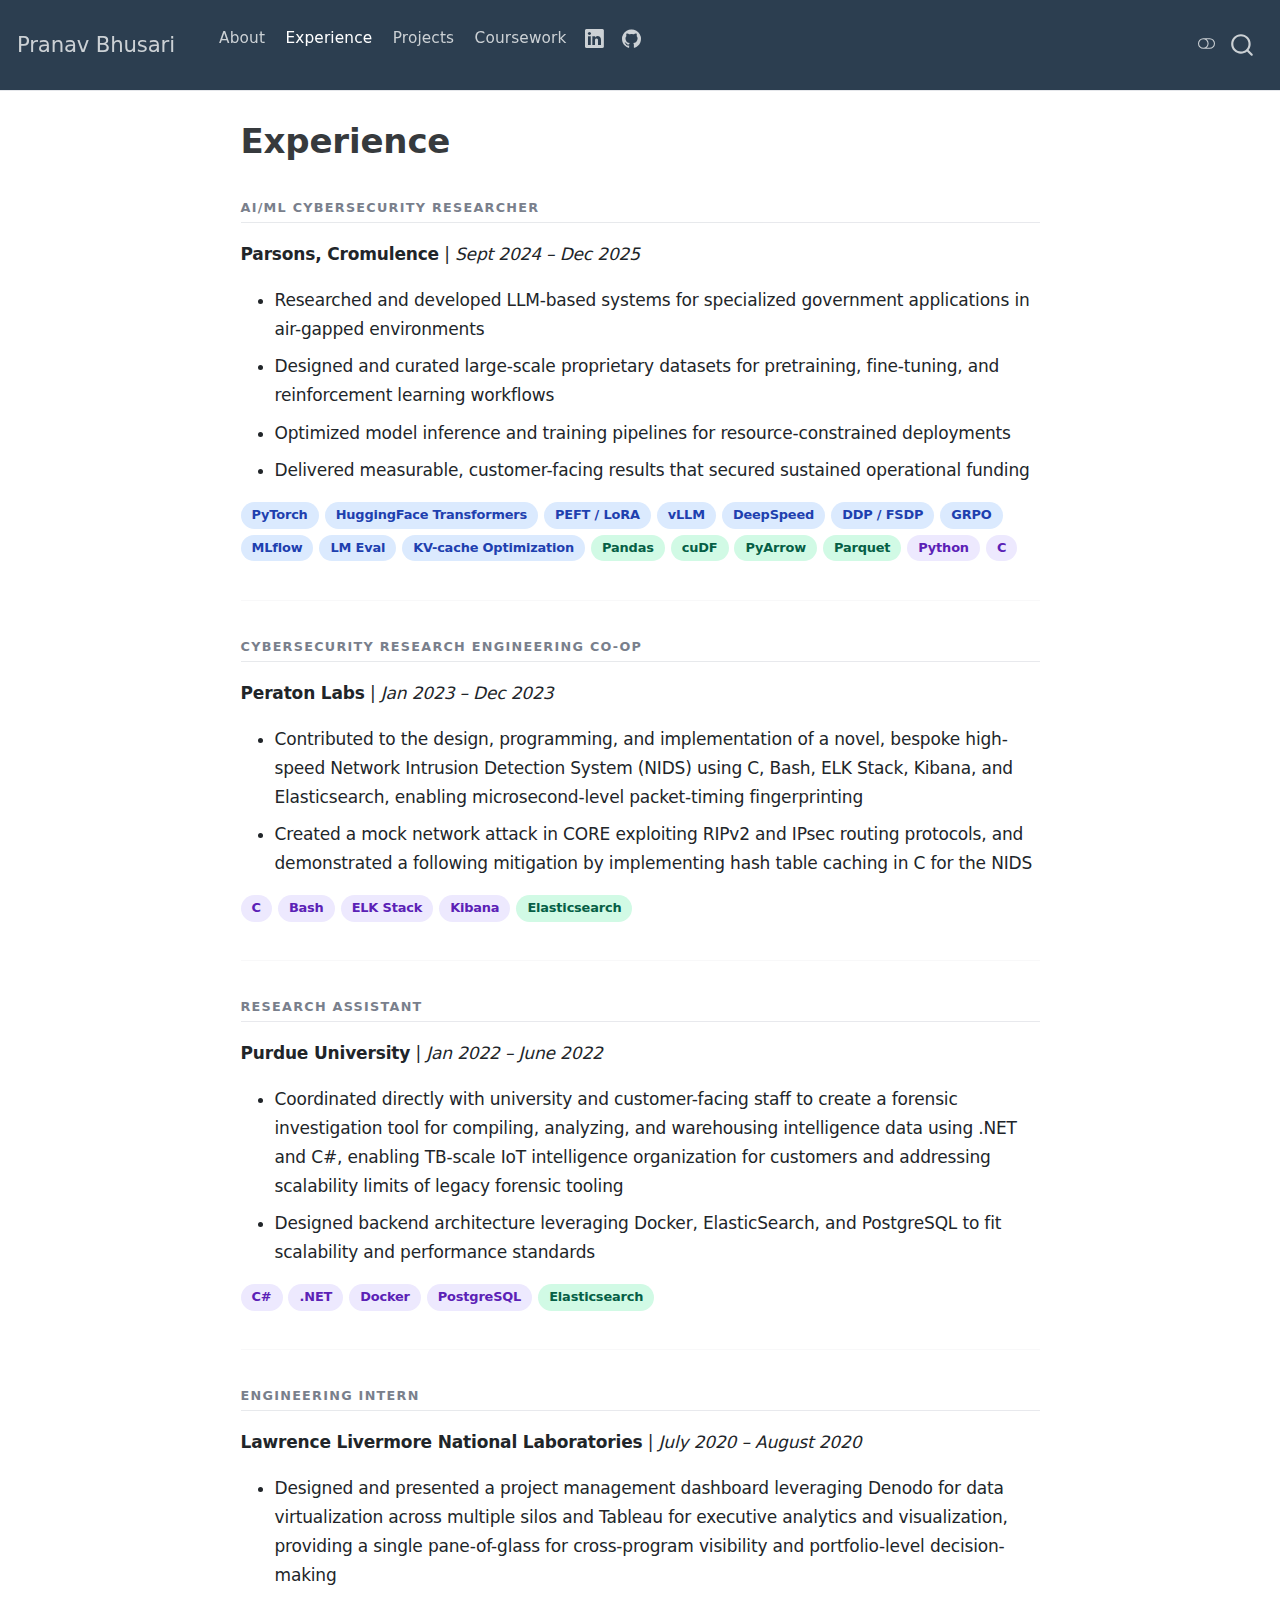
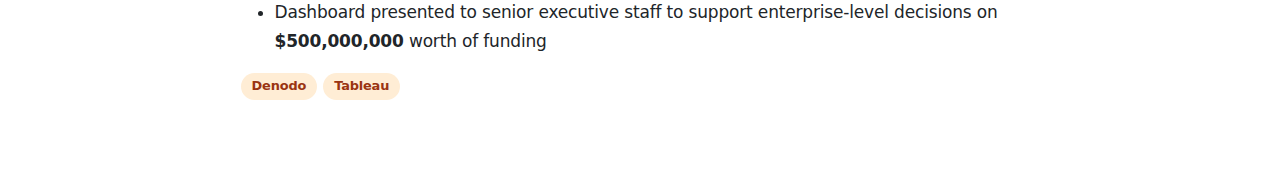
<file: experience.html>
<!DOCTYPE html>
<html xmlns="http://www.w3.org/1999/xhtml" lang="en" xml:lang="en"><head>

<meta charset="utf-8">
<meta name="generator" content="quarto-1.3.450">

<meta name="viewport" content="width=device-width, initial-scale=1.0, user-scalable=yes">


<title>Pranav Bhusari - Experience</title>
<style>
code{white-space: pre-wrap;}
span.smallcaps{font-variant: small-caps;}
div.columns{display: flex; gap: min(4vw, 1.5em);}
div.column{flex: auto; overflow-x: auto;}
div.hanging-indent{margin-left: 1.5em; text-indent: -1.5em;}
ul.task-list{list-style: none;}
ul.task-list li input[type="checkbox"] {
  width: 0.8em;
  margin: 0 0.8em 0.2em -1em; /* quarto-specific, see https://github.com/quarto-dev/quarto-cli/issues/4556 */ 
  vertical-align: middle;
}
</style>


<script src="site_libs/quarto-nav/quarto-nav.js"></script>
<script src="site_libs/quarto-nav/headroom.min.js"></script>
<script src="site_libs/clipboard/clipboard.min.js"></script>
<script src="site_libs/quarto-search/autocomplete.umd.js"></script>
<script src="site_libs/quarto-search/fuse.min.js"></script>
<script src="site_libs/quarto-search/quarto-search.js"></script>
<meta name="quarto:offset" content="./">
<script src="site_libs/quarto-html/quarto.js"></script>
<script src="site_libs/quarto-html/popper.min.js"></script>
<script src="site_libs/quarto-html/tippy.umd.min.js"></script>
<script src="site_libs/quarto-html/anchor.min.js"></script>
<link href="site_libs/quarto-html/tippy.css" rel="stylesheet">
<link href="site_libs/quarto-html/quarto-syntax-highlighting.css" rel="stylesheet" class="quarto-color-scheme" id="quarto-text-highlighting-styles">
<link href="site_libs/quarto-html/quarto-syntax-highlighting-dark.css" rel="prefetch" class="quarto-color-scheme quarto-color-alternate" id="quarto-text-highlighting-styles">
<script src="site_libs/bootstrap/bootstrap.min.js"></script>
<link href="site_libs/bootstrap/bootstrap-icons.css" rel="stylesheet">
<link href="site_libs/bootstrap/bootstrap.min.css" rel="stylesheet" class="quarto-color-scheme" id="quarto-bootstrap" data-mode="light">
<link href="site_libs/bootstrap/bootstrap-dark.min.css" rel="prefetch" class="quarto-color-scheme quarto-color-alternate" id="quarto-bootstrap" data-mode="dark">
<script id="quarto-search-options" type="application/json">{
  "location": "navbar",
  "copy-button": false,
  "collapse-after": 3,
  "panel-placement": "end",
  "type": "overlay",
  "limit": 20,
  "language": {
    "search-no-results-text": "No results",
    "search-matching-documents-text": "matching documents",
    "search-copy-link-title": "Copy link to search",
    "search-hide-matches-text": "Hide additional matches",
    "search-more-match-text": "more match in this document",
    "search-more-matches-text": "more matches in this document",
    "search-clear-button-title": "Clear",
    "search-detached-cancel-button-title": "Cancel",
    "search-submit-button-title": "Submit",
    "search-label": "Search"
  }
}</script>
<script async="" src="https://www.googletagmanager.com/gtag/js?id=G-5J7SM3B7J1"></script>

<script type="text/javascript">

window.dataLayer = window.dataLayer || [];
function gtag(){dataLayer.push(arguments);}
gtag('js', new Date());
gtag('config', 'G-5J7SM3B7J1', { 'anonymize_ip': true});
</script>


<link rel="stylesheet" href="styles.css">
</head>

<body class="nav-fixed fullcontent">

<div id="quarto-search-results"></div>
  <header id="quarto-header" class="headroom fixed-top">
    <nav class="navbar navbar-expand-lg navbar-dark ">
      <div class="navbar-container container-fluid">
      <div class="navbar-brand-container">
    <a class="navbar-brand" href="./index.html">
    <span class="navbar-title">Pranav Bhusari</span>
    </a>
  </div>
            <div id="quarto-search" class="" title="Search"></div>
          <button class="navbar-toggler" type="button" data-bs-toggle="collapse" data-bs-target="#navbarCollapse" aria-controls="navbarCollapse" aria-expanded="false" aria-label="Toggle navigation" onclick="if (window.quartoToggleHeadroom) { window.quartoToggleHeadroom(); }">
  <span class="navbar-toggler-icon"></span>
</button>
          <div class="collapse navbar-collapse" id="navbarCollapse">
            <ul class="navbar-nav navbar-nav-scroll me-auto">
  <li class="nav-item">
    <a class="nav-link" href="./index.html" rel="" target="">
 <span class="menu-text">About</span></a>
  </li>  
  <li class="nav-item">
    <a class="nav-link active" href="./experience.html" rel="" target="" aria-current="page">
 <span class="menu-text">Experience</span></a>
  </li>  
  <li class="nav-item">
    <a class="nav-link" href="./projects.html" rel="" target="">
 <span class="menu-text">Projects</span></a>
  </li>  
  <li class="nav-item">
    <a class="nav-link" href="./coursework.html" rel="" target="">
 <span class="menu-text">Coursework</span></a>
  </li>  
  <li class="nav-item compact">
    <a class="nav-link" href="https://www.linkedin.com/in/pranav-bhusari/" rel="" target=""><i class="bi bi-linkedin" role="img">
</i> 
 <span class="menu-text"></span></a>
  </li>  
  <li class="nav-item compact">
    <a class="nav-link" href="https://github.com/pbhusari" rel="" target=""><i class="bi bi-github" role="img">
</i> 
 <span class="menu-text"></span></a>
  </li>  
</ul>
            <div class="quarto-navbar-tools ms-auto">
  <a href="" class="quarto-color-scheme-toggle quarto-navigation-tool  px-1" onclick="window.quartoToggleColorScheme(); return false;" title="Toggle dark mode"><i class="bi"></i></a>
</div>
          </div> <!-- /navcollapse -->
      </div> <!-- /container-fluid -->
    </nav>
</header>
<!-- content -->
<div id="quarto-content" class="quarto-container page-columns page-rows-contents page-layout-article page-navbar">
<!-- sidebar -->
<!-- margin-sidebar -->
    
<!-- main -->
<main class="content" id="quarto-document-content">

<header id="title-block-header" class="quarto-title-block default">
<div class="quarto-title">
<h1 class="title">Experience</h1>
</div>



<div class="quarto-title-meta">

    
  
    
  </div>
  

</header>

<section id="aiml-cybersecurity-researcher" class="level2">
<h2 class="anchored" data-anchor-id="aiml-cybersecurity-researcher">AI/ML Cybersecurity Researcher</h2>
<p><strong>Parsons, Cromulence</strong> | <em>Sept 2024 – Dec 2025</em></p>
<ul>
<li>Researched and developed LLM-based systems for specialized government applications in air-gapped environments</li>
<li>Designed and curated large-scale proprietary datasets for pretraining, fine-tuning, and reinforcement learning workflows</li>
<li>Optimized model inference and training pipelines for resource-constrained deployments</li>
<li>Delivered measurable, customer-facing results that secured sustained operational funding</li>
</ul>
<div class="skill-group">
<p><span class="pill pill-blue">PyTorch</span> <span class="pill pill-blue">HuggingFace Transformers</span> <span class="pill pill-blue">PEFT / LoRA</span> <span class="pill pill-blue">vLLM</span> <span class="pill pill-blue">DeepSpeed</span> <span class="pill pill-blue">DDP / FSDP</span> <span class="pill pill-blue">GRPO</span> <span class="pill pill-blue">MLflow</span> <span class="pill pill-blue">LM Eval</span> <span class="pill pill-blue">KV-cache Optimization</span> <span class="pill pill-green">Pandas</span> <span class="pill pill-green">cuDF</span> <span class="pill pill-green">PyArrow</span> <span class="pill pill-green">Parquet</span> <span class="pill pill-purple">Python</span> <span class="pill pill-purple">C</span></p>
</div>
<hr>
</section>
<section id="cybersecurity-research-engineering-co-op" class="level2">
<h2 class="anchored" data-anchor-id="cybersecurity-research-engineering-co-op">Cybersecurity Research Engineering Co-op</h2>
<p><strong>Peraton Labs</strong> | <em>Jan 2023 – Dec 2023</em></p>
<ul>
<li>Contributed to the design, programming, and implementation of a novel, bespoke high-speed Network Intrusion Detection System (NIDS) using C, Bash, ELK Stack, Kibana, and Elasticsearch, enabling microsecond-level packet-timing fingerprinting</li>
<li>Created a mock network attack in CORE exploiting RIPv2 and IPsec routing protocols, and demonstrated a following mitigation by implementing hash table caching in C for the NIDS</li>
</ul>
<div class="skill-group">
<p><span class="pill pill-purple">C</span> <span class="pill pill-purple">Bash</span> <span class="pill pill-purple">ELK Stack</span> <span class="pill pill-purple">Kibana</span> <span class="pill pill-green">Elasticsearch</span></p>
</div>
<hr>
</section>
<section id="research-assistant" class="level2">
<h2 class="anchored" data-anchor-id="research-assistant">Research Assistant</h2>
<p><strong>Purdue University</strong> | <em>Jan 2022 – June 2022</em></p>
<ul>
<li>Coordinated directly with university and customer-facing staff to create a forensic investigation tool for compiling, analyzing, and warehousing intelligence data using .NET and C#, enabling TB-scale IoT intelligence organization for customers and addressing scalability limits of legacy forensic tooling</li>
<li>Designed backend architecture leveraging Docker, ElasticSearch, and PostgreSQL to fit scalability and performance standards</li>
</ul>
<div class="skill-group">
<p><span class="pill pill-purple">C#</span> <span class="pill pill-purple">.NET</span> <span class="pill pill-purple">Docker</span> <span class="pill pill-purple">PostgreSQL</span> <span class="pill pill-green">Elasticsearch</span></p>
</div>
<hr>
</section>
<section id="engineering-intern" class="level2">
<h2 class="anchored" data-anchor-id="engineering-intern">Engineering Intern</h2>
<p><strong>Lawrence Livermore National Laboratories</strong> | <em>July 2020 – August 2020</em></p>
<ul>
<li>Designed and presented a project management dashboard leveraging Denodo for data virtualization across multiple silos and Tableau for executive analytics and visualization, providing a single pane-of-glass for cross-program visibility and portfolio-level decision-making</li>
<li>Dashboard presented to senior executive staff to support enterprise-level decisions on <strong>$500,000,000</strong> worth of funding</li>
</ul>
<div class="skill-group">
<p><span class="pill pill-orange">Denodo</span> <span class="pill pill-orange">Tableau</span></p>
</div>


</section>

</main> <!-- /main -->
<script id="quarto-html-after-body" type="application/javascript">
window.document.addEventListener("DOMContentLoaded", function (event) {
  const toggleBodyColorMode = (bsSheetEl) => {
    const mode = bsSheetEl.getAttribute("data-mode");
    const bodyEl = window.document.querySelector("body");
    if (mode === "dark") {
      bodyEl.classList.add("quarto-dark");
      bodyEl.classList.remove("quarto-light");
    } else {
      bodyEl.classList.add("quarto-light");
      bodyEl.classList.remove("quarto-dark");
    }
  }
  const toggleBodyColorPrimary = () => {
    const bsSheetEl = window.document.querySelector("link#quarto-bootstrap");
    if (bsSheetEl) {
      toggleBodyColorMode(bsSheetEl);
    }
  }
  toggleBodyColorPrimary();  
  const disableStylesheet = (stylesheets) => {
    for (let i=0; i < stylesheets.length; i++) {
      const stylesheet = stylesheets[i];
      stylesheet.rel = 'prefetch';
    }
  }
  const enableStylesheet = (stylesheets) => {
    for (let i=0; i < stylesheets.length; i++) {
      const stylesheet = stylesheets[i];
      stylesheet.rel = 'stylesheet';
    }
  }
  const manageTransitions = (selector, allowTransitions) => {
    const els = window.document.querySelectorAll(selector);
    for (let i=0; i < els.length; i++) {
      const el = els[i];
      if (allowTransitions) {
        el.classList.remove('notransition');
      } else {
        el.classList.add('notransition');
      }
    }
  }
  const toggleColorMode = (alternate) => {
    // Switch the stylesheets
    const alternateStylesheets = window.document.querySelectorAll('link.quarto-color-scheme.quarto-color-alternate');
    manageTransitions('#quarto-margin-sidebar .nav-link', false);
    if (alternate) {
      enableStylesheet(alternateStylesheets);
      for (const sheetNode of alternateStylesheets) {
        if (sheetNode.id === "quarto-bootstrap") {
          toggleBodyColorMode(sheetNode);
        }
      }
    } else {
      disableStylesheet(alternateStylesheets);
      toggleBodyColorPrimary();
    }
    manageTransitions('#quarto-margin-sidebar .nav-link', true);
    // Switch the toggles
    const toggles = window.document.querySelectorAll('.quarto-color-scheme-toggle');
    for (let i=0; i < toggles.length; i++) {
      const toggle = toggles[i];
      if (toggle) {
        if (alternate) {
          toggle.classList.add("alternate");     
        } else {
          toggle.classList.remove("alternate");
        }
      }
    }
    // Hack to workaround the fact that safari doesn't
    // properly recolor the scrollbar when toggling (#1455)
    if (navigator.userAgent.indexOf('Safari') > 0 && navigator.userAgent.indexOf('Chrome') == -1) {
      manageTransitions("body", false);
      window.scrollTo(0, 1);
      setTimeout(() => {
        window.scrollTo(0, 0);
        manageTransitions("body", true);
      }, 40);  
    }
  }
  const isFileUrl = () => { 
    return window.location.protocol === 'file:';
  }
  const hasAlternateSentinel = () => {  
    let styleSentinel = getColorSchemeSentinel();
    if (styleSentinel !== null) {
      return styleSentinel === "alternate";
    } else {
      return false;
    }
  }
  const setStyleSentinel = (alternate) => {
    const value = alternate ? "alternate" : "default";
    if (!isFileUrl()) {
      window.localStorage.setItem("quarto-color-scheme", value);
    } else {
      localAlternateSentinel = value;
    }
  }
  const getColorSchemeSentinel = () => {
    if (!isFileUrl()) {
      const storageValue = window.localStorage.getItem("quarto-color-scheme");
      return storageValue != null ? storageValue : localAlternateSentinel;
    } else {
      return localAlternateSentinel;
    }
  }
  let localAlternateSentinel = 'default';
  // Dark / light mode switch
  window.quartoToggleColorScheme = () => {
    // Read the current dark / light value 
    let toAlternate = !hasAlternateSentinel();
    toggleColorMode(toAlternate);
    setStyleSentinel(toAlternate);
  };
  // Ensure there is a toggle, if there isn't float one in the top right
  if (window.document.querySelector('.quarto-color-scheme-toggle') === null) {
    const a = window.document.createElement('a');
    a.classList.add('top-right');
    a.classList.add('quarto-color-scheme-toggle');
    a.href = "";
    a.onclick = function() { try { window.quartoToggleColorScheme(); } catch {} return false; };
    const i = window.document.createElement("i");
    i.classList.add('bi');
    a.appendChild(i);
    window.document.body.appendChild(a);
  }
  // Switch to dark mode if need be
  if (hasAlternateSentinel()) {
    toggleColorMode(true);
  } else {
    toggleColorMode(false);
  }
  const icon = "";
  const anchorJS = new window.AnchorJS();
  anchorJS.options = {
    placement: 'right',
    icon: icon
  };
  anchorJS.add('.anchored');
  const isCodeAnnotation = (el) => {
    for (const clz of el.classList) {
      if (clz.startsWith('code-annotation-')) {                     
        return true;
      }
    }
    return false;
  }
  const clipboard = new window.ClipboardJS('.code-copy-button', {
    text: function(trigger) {
      const codeEl = trigger.previousElementSibling.cloneNode(true);
      for (const childEl of codeEl.children) {
        if (isCodeAnnotation(childEl)) {
          childEl.remove();
        }
      }
      return codeEl.innerText;
    }
  });
  clipboard.on('success', function(e) {
    // button target
    const button = e.trigger;
    // don't keep focus
    button.blur();
    // flash "checked"
    button.classList.add('code-copy-button-checked');
    var currentTitle = button.getAttribute("title");
    button.setAttribute("title", "Copied!");
    let tooltip;
    if (window.bootstrap) {
      button.setAttribute("data-bs-toggle", "tooltip");
      button.setAttribute("data-bs-placement", "left");
      button.setAttribute("data-bs-title", "Copied!");
      tooltip = new bootstrap.Tooltip(button, 
        { trigger: "manual", 
          customClass: "code-copy-button-tooltip",
          offset: [0, -8]});
      tooltip.show();    
    }
    setTimeout(function() {
      if (tooltip) {
        tooltip.hide();
        button.removeAttribute("data-bs-title");
        button.removeAttribute("data-bs-toggle");
        button.removeAttribute("data-bs-placement");
      }
      button.setAttribute("title", currentTitle);
      button.classList.remove('code-copy-button-checked');
    }, 1000);
    // clear code selection
    e.clearSelection();
  });
  function tippyHover(el, contentFn) {
    const config = {
      allowHTML: true,
      content: contentFn,
      maxWidth: 500,
      delay: 100,
      arrow: false,
      appendTo: function(el) {
          return el.parentElement;
      },
      interactive: true,
      interactiveBorder: 10,
      theme: 'quarto',
      placement: 'bottom-start'
    };
    window.tippy(el, config); 
  }
  const noterefs = window.document.querySelectorAll('a[role="doc-noteref"]');
  for (var i=0; i<noterefs.length; i++) {
    const ref = noterefs[i];
    tippyHover(ref, function() {
      // use id or data attribute instead here
      let href = ref.getAttribute('data-footnote-href') || ref.getAttribute('href');
      try { href = new URL(href).hash; } catch {}
      const id = href.replace(/^#\/?/, "");
      const note = window.document.getElementById(id);
      return note.innerHTML;
    });
  }
      let selectedAnnoteEl;
      const selectorForAnnotation = ( cell, annotation) => {
        let cellAttr = 'data-code-cell="' + cell + '"';
        let lineAttr = 'data-code-annotation="' +  annotation + '"';
        const selector = 'span[' + cellAttr + '][' + lineAttr + ']';
        return selector;
      }
      const selectCodeLines = (annoteEl) => {
        const doc = window.document;
        const targetCell = annoteEl.getAttribute("data-target-cell");
        const targetAnnotation = annoteEl.getAttribute("data-target-annotation");
        const annoteSpan = window.document.querySelector(selectorForAnnotation(targetCell, targetAnnotation));
        const lines = annoteSpan.getAttribute("data-code-lines").split(",");
        const lineIds = lines.map((line) => {
          return targetCell + "-" + line;
        })
        let top = null;
        let height = null;
        let parent = null;
        if (lineIds.length > 0) {
            //compute the position of the single el (top and bottom and make a div)
            const el = window.document.getElementById(lineIds[0]);
            top = el.offsetTop;
            height = el.offsetHeight;
            parent = el.parentElement.parentElement;
          if (lineIds.length > 1) {
            const lastEl = window.document.getElementById(lineIds[lineIds.length - 1]);
            const bottom = lastEl.offsetTop + lastEl.offsetHeight;
            height = bottom - top;
          }
          if (top !== null && height !== null && parent !== null) {
            // cook up a div (if necessary) and position it 
            let div = window.document.getElementById("code-annotation-line-highlight");
            if (div === null) {
              div = window.document.createElement("div");
              div.setAttribute("id", "code-annotation-line-highlight");
              div.style.position = 'absolute';
              parent.appendChild(div);
            }
            div.style.top = top - 2 + "px";
            div.style.height = height + 4 + "px";
            let gutterDiv = window.document.getElementById("code-annotation-line-highlight-gutter");
            if (gutterDiv === null) {
              gutterDiv = window.document.createElement("div");
              gutterDiv.setAttribute("id", "code-annotation-line-highlight-gutter");
              gutterDiv.style.position = 'absolute';
              const codeCell = window.document.getElementById(targetCell);
              const gutter = codeCell.querySelector('.code-annotation-gutter');
              gutter.appendChild(gutterDiv);
            }
            gutterDiv.style.top = top - 2 + "px";
            gutterDiv.style.height = height + 4 + "px";
          }
          selectedAnnoteEl = annoteEl;
        }
      };
      const unselectCodeLines = () => {
        const elementsIds = ["code-annotation-line-highlight", "code-annotation-line-highlight-gutter"];
        elementsIds.forEach((elId) => {
          const div = window.document.getElementById(elId);
          if (div) {
            div.remove();
          }
        });
        selectedAnnoteEl = undefined;
      };
      // Attach click handler to the DT
      const annoteDls = window.document.querySelectorAll('dt[data-target-cell]');
      for (const annoteDlNode of annoteDls) {
        annoteDlNode.addEventListener('click', (event) => {
          const clickedEl = event.target;
          if (clickedEl !== selectedAnnoteEl) {
            unselectCodeLines();
            const activeEl = window.document.querySelector('dt[data-target-cell].code-annotation-active');
            if (activeEl) {
              activeEl.classList.remove('code-annotation-active');
            }
            selectCodeLines(clickedEl);
            clickedEl.classList.add('code-annotation-active');
          } else {
            // Unselect the line
            unselectCodeLines();
            clickedEl.classList.remove('code-annotation-active');
          }
        });
      }
  const findCites = (el) => {
    const parentEl = el.parentElement;
    if (parentEl) {
      const cites = parentEl.dataset.cites;
      if (cites) {
        return {
          el,
          cites: cites.split(' ')
        };
      } else {
        return findCites(el.parentElement)
      }
    } else {
      return undefined;
    }
  };
  var bibliorefs = window.document.querySelectorAll('a[role="doc-biblioref"]');
  for (var i=0; i<bibliorefs.length; i++) {
    const ref = bibliorefs[i];
    const citeInfo = findCites(ref);
    if (citeInfo) {
      tippyHover(citeInfo.el, function() {
        var popup = window.document.createElement('div');
        citeInfo.cites.forEach(function(cite) {
          var citeDiv = window.document.createElement('div');
          citeDiv.classList.add('hanging-indent');
          citeDiv.classList.add('csl-entry');
          var biblioDiv = window.document.getElementById('ref-' + cite);
          if (biblioDiv) {
            citeDiv.innerHTML = biblioDiv.innerHTML;
          }
          popup.appendChild(citeDiv);
        });
        return popup.innerHTML;
      });
    }
  }
});
</script>
</div> <!-- /content -->



</body></html>
</file>
<file: site_libs/quarto-html/tippy.css>
.tippy-box[data-animation=fade][data-state=hidden]{opacity:0}[data-tippy-root]{max-width:calc(100vw - 10px)}.tippy-box{position:relative;background-color:#333;color:#fff;border-radius:4px;font-size:14px;line-height:1.4;white-space:normal;outline:0;transition-property:transform,visibility,opacity}.tippy-box[data-placement^=top]>.tippy-arrow{bottom:0}.tippy-box[data-placement^=top]>.tippy-arrow:before{bottom:-7px;left:0;border-width:8px 8px 0;border-top-color:initial;transform-origin:center top}.tippy-box[data-placement^=bottom]>.tippy-arrow{top:0}.tippy-box[data-placement^=bottom]>.tippy-arrow:before{top:-7px;left:0;border-width:0 8px 8px;border-bottom-color:initial;transform-origin:center bottom}.tippy-box[data-placement^=left]>.tippy-arrow{right:0}.tippy-box[data-placement^=left]>.tippy-arrow:before{border-width:8px 0 8px 8px;border-left-color:initial;right:-7px;transform-origin:center left}.tippy-box[data-placement^=right]>.tippy-arrow{left:0}.tippy-box[data-placement^=right]>.tippy-arrow:before{left:-7px;border-width:8px 8px 8px 0;border-right-color:initial;transform-origin:center right}.tippy-box[data-inertia][data-state=visible]{transition-timing-function:cubic-bezier(.54,1.5,.38,1.11)}.tippy-arrow{width:16px;height:16px;color:#333}.tippy-arrow:before{content:"";position:absolute;border-color:transparent;border-style:solid}.tippy-content{position:relative;padding:5px 9px;z-index:1}
</file>
<file: site_libs/quarto-html/quarto-syntax-highlighting.css>
/* quarto syntax highlight colors */
:root {
  --quarto-hl-ot-color: #003B4F;
  --quarto-hl-at-color: #657422;
  --quarto-hl-ss-color: #20794D;
  --quarto-hl-an-color: #5E5E5E;
  --quarto-hl-fu-color: #4758AB;
  --quarto-hl-st-color: #20794D;
  --quarto-hl-cf-color: #003B4F;
  --quarto-hl-op-color: #5E5E5E;
  --quarto-hl-er-color: #AD0000;
  --quarto-hl-bn-color: #AD0000;
  --quarto-hl-al-color: #AD0000;
  --quarto-hl-va-color: #111111;
  --quarto-hl-bu-color: inherit;
  --quarto-hl-ex-color: inherit;
  --quarto-hl-pp-color: #AD0000;
  --quarto-hl-in-color: #5E5E5E;
  --quarto-hl-vs-color: #20794D;
  --quarto-hl-wa-color: #5E5E5E;
  --quarto-hl-do-color: #5E5E5E;
  --quarto-hl-im-color: #00769E;
  --quarto-hl-ch-color: #20794D;
  --quarto-hl-dt-color: #AD0000;
  --quarto-hl-fl-color: #AD0000;
  --quarto-hl-co-color: #5E5E5E;
  --quarto-hl-cv-color: #5E5E5E;
  --quarto-hl-cn-color: #8f5902;
  --quarto-hl-sc-color: #5E5E5E;
  --quarto-hl-dv-color: #AD0000;
  --quarto-hl-kw-color: #003B4F;
}

/* other quarto variables */
:root {
  --quarto-font-monospace: SFMono-Regular, Menlo, Monaco, Consolas, "Liberation Mono", "Courier New", monospace;
}

pre > code.sourceCode > span {
  color: #003B4F;
}

code span {
  color: #003B4F;
}

code.sourceCode > span {
  color: #003B4F;
}

div.sourceCode,
div.sourceCode pre.sourceCode {
  color: #003B4F;
}

code span.ot {
  color: #003B4F;
  font-style: inherit;
}

code span.at {
  color: #657422;
  font-style: inherit;
}

code span.ss {
  color: #20794D;
  font-style: inherit;
}

code span.an {
  color: #5E5E5E;
  font-style: inherit;
}

code span.fu {
  color: #4758AB;
  font-style: inherit;
}

code span.st {
  color: #20794D;
  font-style: inherit;
}

code span.cf {
  color: #003B4F;
  font-style: inherit;
}

code span.op {
  color: #5E5E5E;
  font-style: inherit;
}

code span.er {
  color: #AD0000;
  font-style: inherit;
}

code span.bn {
  color: #AD0000;
  font-style: inherit;
}

code span.al {
  color: #AD0000;
  font-style: inherit;
}

code span.va {
  color: #111111;
  font-style: inherit;
}

code span.bu {
  font-style: inherit;
}

code span.ex {
  font-style: inherit;
}

code span.pp {
  color: #AD0000;
  font-style: inherit;
}

code span.in {
  color: #5E5E5E;
  font-style: inherit;
}

code span.vs {
  color: #20794D;
  font-style: inherit;
}

code span.wa {
  color: #5E5E5E;
  font-style: italic;
}

code span.do {
  color: #5E5E5E;
  font-style: italic;
}

code span.im {
  color: #00769E;
  font-style: inherit;
}

code span.ch {
  color: #20794D;
  font-style: inherit;
}

code span.dt {
  color: #AD0000;
  font-style: inherit;
}

code span.fl {
  color: #AD0000;
  font-style: inherit;
}

code span.co {
  color: #5E5E5E;
  font-style: inherit;
}

code span.cv {
  color: #5E5E5E;
  font-style: italic;
}

code span.cn {
  color: #8f5902;
  font-style: inherit;
}

code span.sc {
  color: #5E5E5E;
  font-style: inherit;
}

code span.dv {
  color: #AD0000;
  font-style: inherit;
}

code span.kw {
  color: #003B4F;
  font-style: inherit;
}

.prevent-inlining {
  content: "</";
}

/*# sourceMappingURL=debc5d5d77c3f9108843748ff7464032.css.map */
</file>
<file: site_libs/quarto-html/quarto-syntax-highlighting-dark.css>
/* quarto syntax highlight colors */
:root {
  --quarto-hl-al-color: #f07178;
  --quarto-hl-an-color: #d4d0ab;
  --quarto-hl-at-color: #00e0e0;
  --quarto-hl-bn-color: #d4d0ab;
  --quarto-hl-bu-color: #abe338;
  --quarto-hl-ch-color: #abe338;
  --quarto-hl-co-color: #f8f8f2;
  --quarto-hl-cv-color: #ffd700;
  --quarto-hl-cn-color: #ffd700;
  --quarto-hl-cf-color: #ffa07a;
  --quarto-hl-dt-color: #ffa07a;
  --quarto-hl-dv-color: #d4d0ab;
  --quarto-hl-do-color: #f8f8f2;
  --quarto-hl-er-color: #f07178;
  --quarto-hl-ex-color: #00e0e0;
  --quarto-hl-fl-color: #d4d0ab;
  --quarto-hl-fu-color: #ffa07a;
  --quarto-hl-im-color: #abe338;
  --quarto-hl-in-color: #d4d0ab;
  --quarto-hl-kw-color: #ffa07a;
  --quarto-hl-op-color: #ffa07a;
  --quarto-hl-ot-color: #00e0e0;
  --quarto-hl-pp-color: #dcc6e0;
  --quarto-hl-re-color: #00e0e0;
  --quarto-hl-sc-color: #abe338;
  --quarto-hl-ss-color: #abe338;
  --quarto-hl-st-color: #abe338;
  --quarto-hl-va-color: #00e0e0;
  --quarto-hl-vs-color: #abe338;
  --quarto-hl-wa-color: #dcc6e0;
}

/* other quarto variables */
:root {
  --quarto-font-monospace: SFMono-Regular, Menlo, Monaco, Consolas, "Liberation Mono", "Courier New", monospace;
}

code span.al {
  background-color: #2a0f15;
  font-weight: bold;
  color: #f07178;
}

code span.an {
  color: #d4d0ab;
}

code span.at {
  color: #00e0e0;
}

code span.bn {
  color: #d4d0ab;
}

code span.bu {
  color: #abe338;
}

code span.ch {
  color: #abe338;
}

code span.co {
  font-style: italic;
  color: #f8f8f2;
}

code span.cv {
  color: #ffd700;
}

code span.cn {
  color: #ffd700;
}

code span.cf {
  font-weight: bold;
  color: #ffa07a;
}

code span.dt {
  color: #ffa07a;
}

code span.dv {
  color: #d4d0ab;
}

code span.do {
  color: #f8f8f2;
}

code span.er {
  color: #f07178;
  text-decoration: underline;
}

code span.ex {
  font-weight: bold;
  color: #00e0e0;
}

code span.fl {
  color: #d4d0ab;
}

code span.fu {
  color: #ffa07a;
}

code span.im {
  color: #abe338;
}

code span.in {
  color: #d4d0ab;
}

code span.kw {
  font-weight: bold;
  color: #ffa07a;
}

pre > code.sourceCode > span {
  color: #f8f8f2;
}

code span {
  color: #f8f8f2;
}

code.sourceCode > span {
  color: #f8f8f2;
}

div.sourceCode,
div.sourceCode pre.sourceCode {
  color: #f8f8f2;
}

code span.op {
  color: #ffa07a;
}

code span.ot {
  color: #00e0e0;
}

code span.pp {
  color: #dcc6e0;
}

code span.re {
  background-color: #f8f8f2;
  color: #00e0e0;
}

code span.sc {
  color: #abe338;
}

code span.ss {
  color: #abe338;
}

code span.st {
  color: #abe338;
}

code span.va {
  color: #00e0e0;
}

code span.vs {
  color: #abe338;
}

code span.wa {
  color: #dcc6e0;
}

.prevent-inlining {
  content: "</";
}

/*# sourceMappingURL=935a306eefa94366c21e1a970dddb765.css.map */
</file>
<file: styles.css>
/* ── Theme tokens ──────────────────────────────────────── */
:root {
  --pill-blue-bg:    #dbeafe; --pill-blue-text:   #1e40af;
  --pill-green-bg:   #d1fae5; --pill-green-text:  #065f46;
  --pill-purple-bg:  #ede9fe; --pill-purple-text: #5b21b6;
  --pill-orange-bg:  #ffedd5; --pill-orange-text: #9a3412;
  --border:   #e5e7eb;
  --muted:    #6b7280;
  --radius:   10px;
}

[data-bs-theme="dark"] {
  --pill-blue-bg:    #1e3a5f; --pill-blue-text:   #93c5fd;
  --pill-green-bg:   #14532d; --pill-green-text:  #86efac;
  --pill-purple-bg:  #3b0764; --pill-purple-text: #d8b4fe;
  --pill-orange-bg:  #431407; --pill-orange-text: #fed7aa;
  --border:   #374151;
  --muted:    #9ca3af;
}

/* ── Base ──────────────────────────────────────────────── */
body {
  font-family: "Inter", system-ui, -apple-system, sans-serif;
  font-size: 1rem;
  line-height: 1.7;
  letter-spacing: -0.01em;
}

/* ── Navbar ────────────────────────────────────────────── */
.navbar {
  border-bottom: 1px solid var(--border);
  align-items: center;
  backdrop-filter: blur(8px);
}

.navbar-nav .nav-link {
  padding-top: 0.4rem;
  font-size: 0.9rem;
  font-weight: 500;
  letter-spacing: 0.01em;
  transition: opacity 0.15s;
}

.navbar-nav .nav-link:hover {
  opacity: 0.7;
  text-decoration: none;
}

/* ── Headings ──────────────────────────────────────────── */
h2 {
  margin-top: 2.25rem;
  padding-bottom: 0.4rem;
  border-bottom: 1px solid var(--border);
  font-size: 0.75rem;
  font-weight: 700;
  letter-spacing: 0.1em;
  text-transform: uppercase;
  color: var(--muted);
}

/* ── Links ─────────────────────────────────────────────── */
a {
  text-decoration: none;
  transition: opacity 0.15s;
}

a:hover {
  opacity: 0.75;
  text-decoration: underline;
}

/* ── Buttons ───────────────────────────────────────────── */
.btn {
  border-radius: 8px;
  font-size: 0.875rem;
  font-weight: 500;
  padding: 0.45rem 1.1rem;
  transition: all 0.15s;
  margin-right: 0.4rem;
  margin-top: 0.75rem;
}

/* ── Lists ─────────────────────────────────────────────── */
ul li {
  margin-bottom: 0.5rem;
  line-height: 1.7;
}

/* ── HR ────────────────────────────────────────────────── */
hr {
  margin: 2.25rem 0;
  border: none;
  border-top: 1px solid var(--border);
}

/* ── Skill pills ───────────────────────────────────────── */
.skill-group {
  margin-bottom: 0.6rem;
}

.skill-group p {
  margin: 0.3rem 0 0.5rem;
  display: flex;
  flex-wrap: wrap;
  gap: 0.35rem;
}

.pill {
  display: inline-block;
  padding: 0.18rem 0.65rem;
  border-radius: 9999px;
  font-size: 0.76rem;
  font-weight: 600;
  white-space: nowrap;
  line-height: 1.6;
  transition: filter 0.15s;
}

.pill:hover { filter: brightness(0.92); }

.pill-blue   { background: var(--pill-blue-bg);   color: var(--pill-blue-text);   }
.pill-green  { background: var(--pill-green-bg);  color: var(--pill-green-text);  }
.pill-purple { background: var(--pill-purple-bg); color: var(--pill-purple-text); }
.pill-orange { background: var(--pill-orange-bg); color: var(--pill-orange-text); }

/* ── About / trestles layout ───────────────────────────── */
.about-entity {
  gap: 2.5rem;
}

/* ── Profile image ─────────────────────────────────────── */
.about-image img {
  aspect-ratio: 1 / 1;
  object-fit: cover;
  width: 180px;
  height: 180px;
}

/* ── Project stats table ───────────────────────────────── */
.project-stats table {
  width: 100%;
  border-collapse: collapse;
  margin: 1.25rem 0;
  font-size: 0.9rem;
}

.project-stats td {
  padding: 0.5rem 0.6rem;
  border-bottom: 1px solid var(--border);
  vertical-align: top;
}

.project-stats td:first-child {
  color: var(--muted);
  white-space: nowrap;
  width: 1%;
  padding-right: 1.5rem;
  font-size: 0.85rem;
}

/* ── Two-image row ─────────────────────────────────────── */
.img-row {
  display: flex;
  gap: 0.75rem;
  margin-top: 1rem;
}

.img-row img {
  flex: 1;
  min-width: 0;
  object-fit: cover;
  border-radius: var(--radius);
}

/* ── Callouts ──────────────────────────────────────────── */
.callout {
  border-radius: var(--radius);
  border-left-width: 4px;
  font-size: 0.95rem;
}

/* ── Mobile ────────────────────────────────────────────── */
@media (max-width: 768px) {
  .about-entity {
    flex-direction: column !important;
    align-items: center !important;
    text-align: center;
  }

  .about-entity .about-image {
    width: 140px !important;
    max-width: 140px !important;
    height: 140px !important;
  }

  .about-links {
    justify-content: center;
  }

  .about-entity .about-contents {
    width: 100% !important;
  }

  h2 {
    font-size: 0.7rem;
  }

  .skill-group p {
    gap: 0.3rem;
  }

  .pill {
    font-size: 0.72rem;
    padding: 0.15rem 0.55rem;
  }

  .page-columns > .column-body {
    padding-left: 1rem !important;
    padding-right: 1rem !important;
  }

  .img-row {
    flex-direction: column;
  }

  .img-row img {
    width: 100% !important;
  }

  .project-stats td:first-child {
    white-space: normal;
  }

  ul {
    padding-left: 1.2rem;
  }

  ul li {
    font-size: 0.95rem;
  }

  .btn {
    display: block;
    width: 100%;
    margin-right: 0;
    text-align: center;
  }
}
</file>
